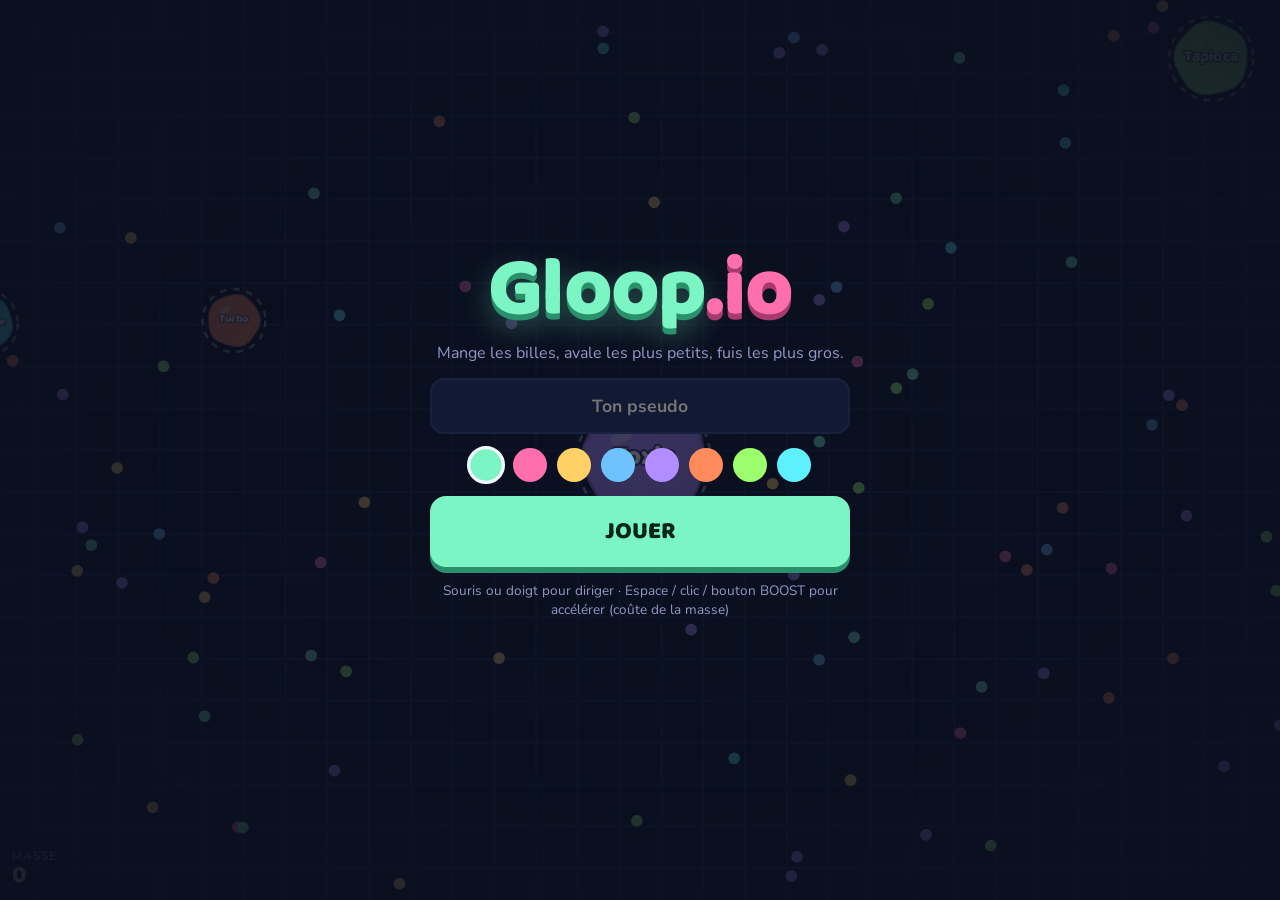
<file: io-game/index.html>
<!doctype html>
<html lang="fr">
<head>
<meta charset="utf-8">
<meta name="viewport" content="width=device-width, initial-scale=1, viewport-fit=cover, user-scalable=no">
<title>Gloop.io</title>
<meta name="description" content="Gloop.io : mange, grossis et deviens le plus gros blob de l'arène. Jeu .io gratuit dans le navigateur, sur ordinateur et mobile.">
<meta property="og:title" content="Gloop.io">
<meta property="og:description" content="Mange, grossis, domine l'arène. Jeu .io gratuit.">
<meta name="theme-color" content="#0b1020">
<link rel="preconnect" href="https://fonts.googleapis.com">
<link rel="stylesheet" href="https://fonts.googleapis.com/css2?family=Baloo+2:wght@600;800&family=Nunito:wght@400;700&display=swap">
<!--
  MONÉTISATION — choisis UNE option (voir README.md) :
  1) Google H5 Games Ads (ton propre domaine) : décommente et remplace ca-pub-XXXX
  <script async data-ad-client="ca-pub-XXXXXXXXXXXXXXXX" data-adbreak-test="on"
          src="https://pagead2.googlesyndication.com/pagead/js/adsbygoogle.js"></script>
  <script>window.adsbygoogle=window.adsbygoogle||[];var adBreak=adConfig=function(o){adsbygoogle.push(o);};adConfig({preloadAdBreaks:'on'});</script>
  2) CrazyGames : <script src="https://sdk.crazygames.com/crazygames-sdk-v3.js"></script>
  3) Poki      : <script src="https://game-cdn.poki.com/scripts/v2/poki-sdk.js"></script>
-->
<style>
/* Layout : canvas plein écran, HUD flottant dans les coins, menu centré par-dessus. */
:root {
  --night: #0b1020;      /* fond de l'arène */
  --grid: #18213d;       /* lignes de la grille */
  --ink: #f2f4ff;        /* texte */
  --muted: #8f9bc7;      /* texte secondaire */
  --goo: #7cf5c4;        /* accent principal (vert gelée) */
  --pop: #ff6fae;        /* accent secondaire */
  --panel: rgba(15, 22, 46, .82);
  --display: "Baloo 2", "Trebuchet MS", system-ui, sans-serif;
  --body: "Nunito", system-ui, -apple-system, "Segoe UI", sans-serif;
  color-scheme: dark;
}
* { box-sizing: border-box; }
[hidden] { display: none !important; }
html, body { height: 100%; margin: 0; overflow: hidden; background: var(--night); color: var(--ink); font-family: var(--body); touch-action: none; -webkit-user-select: none; user-select: none; }
canvas { display: block; width: 100%; height: 100%; }
button { font: inherit; cursor: pointer; }
button:focus-visible, input:focus-visible { outline: 3px solid var(--goo); outline-offset: 2px; }

.hud { position: fixed; pointer-events: none; font-variant-numeric: tabular-nums; }
#score { left: max(12px, env(safe-area-inset-left, 0px)); bottom: calc(12px + env(safe-area-inset-bottom, 0px)); font: 800 1.5rem/1 var(--display); text-shadow: 0 2px 8px #000a; }
#score small { display: block; font: 600 .75rem var(--body); color: var(--muted); letter-spacing: .08em; text-transform: uppercase; }
#board { right: max(12px, env(safe-area-inset-right, 0px)); top: calc(12px + env(safe-area-inset-top, 0px)); background: var(--panel); border-radius: 12px; padding: 10px 14px; min-width: 170px; font-size: .85rem; }
#board h3 { margin: 0 0 6px; font: 800 .9rem var(--display); color: var(--goo); letter-spacing: .06em; text-transform: uppercase; }
#board ol { margin: 0; padding-left: 1.4em; display: grid; gap: 2px; }
#board li.me { color: var(--goo); font-weight: 700; }
#mini { left: max(12px, env(safe-area-inset-left, 0px)); top: calc(12px + env(safe-area-inset-top, 0px)); width: 110px; height: 110px; border-radius: 10px; background: var(--panel); }
#boost { position: fixed; right: max(16px, env(safe-area-inset-right, 0px)); bottom: calc(16px + env(safe-area-inset-bottom, 0px)); width: 76px; height: 76px; border-radius: 50%; border: 0; background: var(--pop); color: #fff; font: 800 1rem var(--display); box-shadow: 0 6px 20px #ff6fae55; display: none; }
.touch #boost { display: block; }

.overlay { position: fixed; inset: 0; display: grid; place-items: center; padding: 16px max(16px, env(safe-area-inset-right, 0px)) 16px max(16px, env(safe-area-inset-left, 0px)); background: radial-gradient(ellipse at center, #0b1020bb, #0b1020ee); }
.card { width: min(420px, 100%); display: grid; gap: 14px; text-align: center; }
.logo { font: 800 clamp(3rem, 14vw, 5.2rem)/.9 var(--display); margin: 0; color: var(--goo); text-shadow: 0 6px 0 #2a8f6b, 0 12px 30px #7cf5c455; letter-spacing: -.02em; }
.logo span { color: var(--pop); text-shadow: 0 6px 0 #a83a6f; }
.tag { margin: 0; color: var(--muted); }
#nick { width: 100%; padding: 14px 16px; border-radius: 14px; border: 2px solid var(--grid); background: #121a33; color: var(--ink); font: 700 1.1rem var(--body); text-align: center; }
.colors { display: flex; justify-content: center; gap: 10px; flex-wrap: wrap; }
.colors button { width: 34px; height: 34px; border-radius: 50%; border: 3px solid transparent; }
.colors button[aria-pressed="true"] { border-color: var(--ink); transform: scale(1.12); }
.play { padding: 16px; border: 0; border-radius: 16px; background: var(--goo); color: #08251a; font: 800 1.5rem var(--display); box-shadow: 0 6px 0 #2a8f6b; transition: transform .08s; }
.play:active { transform: translateY(4px); box-shadow: 0 2px 0 #2a8f6b; }
.ghost { padding: 12px; border-radius: 14px; border: 2px solid var(--pop); background: transparent; color: var(--pop); font: 800 1.1rem var(--display); }
.help { font-size: .85rem; color: var(--muted); margin: 0; }
.stats { display: flex; justify-content: center; gap: 28px; font-variant-numeric: tabular-nums; }
.stats b { display: block; font: 800 2rem var(--display); }
.stats span { font-size: .75rem; color: var(--muted); text-transform: uppercase; letter-spacing: .08em; }
/* Emplacement bannière (menu uniquement — interdit sur CrazyGames/Poki, utile sur ton propre domaine) */
.ad-slot { min-height: 0; }
.ad-slot:not(:empty) { min-height: 90px; }
#adwait { font: 800 1.3rem var(--display); }
@media (max-width: 560px) { #board { min-width: 0; font-size: .75rem; padding: 8px 10px; } #mini { width: 80px; height: 80px; } }
@media (prefers-reduced-motion: reduce) { .play { transition: none; } }
</style>
</head>
<body>
<canvas id="c"></canvas>
<div class="hud" id="score"><small>Masse</small><span id="mass">0</span></div>
<div class="hud" id="board" hidden><h3>Classement</h3><ol id="lb"></ol></div>
<canvas class="hud" id="mini" width="110" height="110" hidden></canvas>
<button id="boost" type="button" hidden>BOOST</button>

<div class="overlay" id="menu">
  <div class="card">
    <h1 class="logo">Gloop<span>.io</span></h1>
    <p class="tag">Mange les billes, avale les plus petits, fuis les plus gros.</p>
    <input id="nick" maxlength="14" placeholder="Ton pseudo" autocomplete="off">
    <div class="colors" id="colors"></div>
    <button class="play" id="play" type="button">JOUER</button>
    <p class="help">Souris ou doigt pour diriger · Espace / clic / bouton BOOST pour accélérer (coûte de la masse)</p>
    <p class="help" id="best"></p>
    <div class="ad-slot" id="ad-menu"><!-- Bannière AdSense ici si tu héberges sur ton domaine --></div>
  </div>
</div>

<div class="overlay" id="dead" hidden>
  <div class="card">
    <h2 class="logo" style="font-size:3rem">Avalé !</h2>
    <p class="tag" id="killer"></p>
    <div class="stats">
      <div><b id="d-mass">0</b><span>Masse max</span></div>
      <div><b id="d-kills">0</b><span>Victimes</span></div>
      <div><b id="d-time">0s</b><span>Survie</span></div>
    </div>
    <button class="play" id="revive" type="button">▶ Revivre (pub)</button>
    <button class="ghost" id="again" type="button">Rejouer</button>
  </div>
</div>

<div class="overlay" id="adwait" hidden><div class="card"><p>Publicité… <span id="adcount">3</span></p><p class="help">Mode démo : aucune régie configurée.</p></div></div>

<script>
/* ========= Régie publicitaire : un seul point d'entrée pour toutes les plateformes ========= */
const Ads = (() => {
  const $ = id => document.getElementById(id);
  const hasCG = () => window.CrazyGames && window.CrazyGames.SDK;
  const hasPoki = () => typeof window.PokiSDK !== 'undefined';
  const hasH5 = () => typeof window.adBreak === 'function';
  let pokiReady = Promise.resolve();

  async function init() {
    try {
      if (hasCG()) await window.CrazyGames.SDK.init();
      else if (hasPoki()) pokiReady = PokiSDK.init().catch(() => {});
    } catch (e) { /* le jeu marche sans pub */ }
  }
  // Pub simulée pour tester en local : 3 s d'attente.
  function fake(done) {
    const box = $('adwait'); let n = 3; box.hidden = false; $('adcount').textContent = n;
    const t = setInterval(() => { n--; $('adcount').textContent = n; if (n <= 0) { clearInterval(t); box.hidden = true; done(true); } }, 1000);
  }
  function gameplayStart() { try { if (hasCG()) CrazyGames.SDK.game.gameplayStart(); else if (hasPoki()) PokiSDK.gameplayStart(); } catch (e) {} }
  function gameplayStop() { try { if (hasCG()) CrazyGames.SDK.game.gameplayStop(); else if (hasPoki()) PokiSDK.gameplayStop(); } catch (e) {} }

  // Pub entre deux parties (interstitielle). Résout quand le jeu peut reprendre.
  function midroll() {
    return new Promise(res => {
      try {
        if (hasCG()) return CrazyGames.SDK.ad.requestAd('midgame', { adFinished: res, adError: res });
        if (hasPoki()) return pokiReady.then(() => PokiSDK.commercialBreak()).then(res, res);
        if (hasH5()) return adBreak({ type: 'next', name: 'replay', adBreakDone: res });
      } catch (e) {}
      res(); // sans régie : pas d'interstitielle
    });
  }
  // Pub récompensée. Résout true si la récompense doit être donnée.
  function rewarded() {
    return new Promise(res => {
      try {
        if (hasCG()) return CrazyGames.SDK.ad.requestAd('rewarded', { adFinished: () => res(true), adError: () => res(false) });
        if (hasPoki()) return pokiReady.then(() => PokiSDK.rewardedBreak()).then(ok => res(!!ok), () => res(false));
        if (hasH5()) {
          let granted = false;
          return adBreak({ type: 'reward', name: 'revive',
            beforeReward: show => show(), adViewed: () => { granted = true; }, adDismissed: () => {},
            adBreakDone: () => res(granted) });
        }
      } catch (e) {}
      fake(res);
    });
  }
  return { init, midroll, rewarded, gameplayStart, gameplayStop };
})();

/* ================================ Jeu ================================ */
const W_SIZE = 4000, PELLETS = 1000, BOTS = 28, START_MASS = 12;
const COLORS = ['#7cf5c4', '#ff6fae', '#ffd166', '#6ec3ff', '#b28dff', '#ff8a5b', '#9cff6e', '#5ef0ff'];
const NAMES = ['Blobby', 'Gélatine', 'xXSlimeXx', 'Mochi', 'Bulle', 'NomNom', 'Jelly', 'Pudding', 'Glouton', 'Kiwi', 'Zorg', 'Pixel', 'Flan', 'Gluant', 'Boba', 'Toxic', 'Nuage', 'Mr.Goo', 'Tapioca', 'Bonbon', 'Lumi', 'Ninja', 'Choco', 'Pépite', 'Yuzu', 'Méduse', 'Turbo', 'Pastèque', 'Gummy', 'Krill'];

const cv = document.getElementById('c'), ctx = cv.getContext('2d');
const mini = document.getElementById('mini'), mctx = mini.getContext('2d');
const $ = id => document.getElementById(id);
let W = 0, H = 0, DPR = 1;
function resize() { DPR = Math.min(2, window.devicePixelRatio || 1); W = innerWidth; H = innerHeight; cv.width = W * DPR; cv.height = H * DPR; }
addEventListener('resize', resize); resize();

const store = { get(k, d) { try { const v = localStorage.getItem(k); return v === null ? d : JSON.parse(v); } catch (e) { return d; } }, set(k, v) { try { localStorage.setItem(k, JSON.stringify(v)); } catch (e) {} } };

const rand = (a, b) => a + Math.random() * (b - a);
const radius = m => 4 + Math.sqrt(m) * 5.2;
const speedOf = m => 330 * Math.pow(m, -0.22);

let pellets = [], cells = [], me = null, running = false, cam = { x: W_SIZE / 2, y: W_SIZE / 2, z: 1 };
let pointer = { x: 0, y: 0 }, boosting = false, games = 0, stats = null;
let myColor = store.get('gloop.color', COLORS[0]);

function newPellet() { return { x: rand(0, W_SIZE), y: rand(0, W_SIZE), c: COLORS[(Math.random() * COLORS.length) | 0], m: 1 }; }
function newCell(name, color, mass, isBot) {
  return { name, color, mass, x: rand(200, W_SIZE - 200), y: rand(200, W_SIZE - 200), vx: 0, vy: 0, bot: isBot, alive: true, tx: 0, ty: 0, think: 0, shield: 0, wob: Math.random() * 6 };
}
function spawnBot(list = cells) {
  const used = new Set(list.map(c => c.name));
  const name = NAMES.find(n => !used.has(n)) || 'Blob' + ((Math.random() * 999) | 0);
  const c = newCell(name, COLORS[(Math.random() * COLORS.length) | 0], rand(8, 60) * (Math.random() < .15 ? 4 : 1), true);
  c.tx = c.x; c.ty = c.y; c.shield = 1.5; return c;
}

function startGame(reviveMass) {
  if (!reviveMass) {
    pellets = Array.from({ length: PELLETS }, newPellet);
    cells = []; for (let i = 0; i < BOTS; i++) cells.push(spawnBot());
    stats = { maxMass: START_MASS, kills: 0, t0: performance.now() };
  }
  const nick = ($('nick').value.trim() || 'Toi').slice(0, 14);
  store.set('gloop.nick', nick);
  me = newCell(nick, myColor, reviveMass || START_MASS, false);
  // Apparition à l'écart des gros blobs pour ne pas mourir dès l'arrivée.
  for (let i = 0; i < 30; i++) {
    if (!cells.some(c => c.mass > me.mass && Math.hypot(c.x - me.x, c.y - me.y) < 700)) break;
    me.x = rand(200, W_SIZE - 200); me.y = rand(200, W_SIZE - 200);
  }
  me.shield = 3;
  pointer.x = W / 2; pointer.y = H / 2;
  cells.push(me);
  cam.x = me.x; cam.y = me.y;
  $('menu').hidden = true; $('dead').hidden = true;
  $('board').hidden = false; mini.hidden = false; $('boost').hidden = false;
  running = true; Ads.gameplayStart();
}

function die(killer) {
  running = false; me.alive = false; Ads.gameplayStop();
  const secs = Math.round((performance.now() - stats.t0) / 1000);
  const best = store.get('gloop.best', 0);
  if (stats.maxMass > best) store.set('gloop.best', Math.floor(stats.maxMass));
  $('killer').textContent = killer ? `Mangé par ${killer.name}` : '';
  $('d-mass').textContent = Math.floor(stats.maxMass);
  $('d-kills').textContent = stats.kills;
  $('d-time').textContent = secs + 's';
  $('revive').hidden = stats.revived === true; // une seule résurrection par partie
  $('dead').hidden = false; $('board').hidden = true; mini.hidden = true; $('boost').hidden = true;
}

/* ---------- Entrées ---------- */
const isTouch = matchMedia('(pointer: coarse)').matches;
if (isTouch) document.body.classList.add('touch');
cv.addEventListener('pointermove', e => { pointer.x = e.clientX; pointer.y = e.clientY; });
cv.addEventListener('pointerdown', e => { pointer.x = e.clientX; pointer.y = e.clientY; if (!isTouch) boosting = true; });
addEventListener('pointerup', () => { if (!isTouch) boosting = false; });
addEventListener('keydown', e => { if (e.code === 'Space' && running) { boosting = true; e.preventDefault(); } if (e.code === 'Enter' && !$('menu').hidden) $('play').click(); });
addEventListener('keyup', e => { if (e.code === 'Space') boosting = false; });
const bb = $('boost');
bb.addEventListener('pointerdown', e => { boosting = true; e.stopPropagation(); });
bb.addEventListener('pointerup', () => boosting = false);
bb.addEventListener('pointerleave', () => boosting = false);

/* ---------- IA des bots ---------- */
function botThink(b) {
  const r = radius(b.mass), sight = 350 + r * 3;
  let threat = null, td = Infinity, prey = null, pd = Infinity;
  for (const o of cells) {
    if (o === b || !o.alive) continue;
    const d = Math.hypot(o.x - b.x, o.y - b.y);
    if (d > sight) continue;
    if (o.mass > b.mass * 1.25 && d < td) { threat = o; td = d; }
    else if (b.mass > o.mass * 1.25 && o.shield <= 0 && d < pd) { prey = o; pd = d; }
  }
  if (threat && td < sight * 0.7) { b.tx = b.x - (threat.x - b.x) * 3; b.ty = b.y - (threat.y - b.y) * 3; b.boost = td < radius(threat.mass) + r + 80 && b.mass > 25; return; }
  b.boost = false;
  if (prey) { b.tx = prey.x; b.ty = prey.y; b.boost = pd < 220 && b.mass > 40 && Math.random() < .4; return; }
  let best = null, bd = Infinity;
  for (const p of pellets) { const d = (p.x - b.x) ** 2 + (p.y - b.y) ** 2; if (d < bd) { bd = d; best = p; } }
  if (best) { b.tx = best.x + rand(-40, 40); b.ty = best.y + rand(-40, 40); }
}

/* ---------- Simulation ---------- */
function update(dt) {
  if (running) {
    const wx = cam.x + (pointer.x - W / 2) / cam.z, wy = cam.y + (pointer.y - H / 2) / cam.z;
    me.tx = wx; me.ty = wy; me.boost = boosting;
  }
  for (const c of cells) {
    if (!c.alive) continue;
    if (c.bot && (c.think -= dt) <= 0) { botThink(c); c.think = rand(.15, .35); }
    const dx = c.tx - c.x, dy = c.ty - c.y, d = Math.hypot(dx, dy);
    let sp = speedOf(c.mass);
    if (c.boost && c.mass > 15) { sp *= 1.8; c.mass -= c.mass * 0.35 * dt; if (Math.random() < dt * 12) pellets.push({ x: c.x - dx / d * radius(c.mass), y: c.y - dy / d * radius(c.mass), c: c.color, m: 1 }); }
    const k = Math.min(1, d / (radius(c.mass) + 40));
    const tvx = d > 1 ? dx / d * sp * k : 0, tvy = d > 1 ? dy / d * sp * k : 0;
    c.vx += (tvx - c.vx) * Math.min(1, dt * 8); c.vy += (tvy - c.vy) * Math.min(1, dt * 8);
    c.x = Math.max(0, Math.min(W_SIZE, c.x + c.vx * dt)); c.y = Math.max(0, Math.min(W_SIZE, c.y + c.vy * dt));
    if (c.mass > 120) c.mass -= c.mass * 0.004 * dt; // légère perte pour éviter un gros invincible
    if (c.shield > 0) c.shield -= dt;
    c.wob += dt * 3;
  }
  // Billes
  for (const c of cells) {
    if (!c.alive) continue;
    const r = radius(c.mass), r2 = r * r;
    for (let i = pellets.length - 1; i >= 0; i--) {
      const p = pellets[i], dx = p.x - c.x, dy = p.y - c.y;
      if (dx * dx + dy * dy < r2) { c.mass += p.m; pellets[i] = pellets[pellets.length - 1]; pellets.pop(); }
    }
  }
  while (pellets.length < PELLETS) pellets.push(newPellet());
  // Cellules entre elles
  for (const a of cells) {
    if (!a.alive) continue;
    const ra = radius(a.mass);
    for (const b of cells) {
      if (a === b || !b.alive || b.shield > 0 || a.mass < b.mass * 1.2) continue;
      if (Math.hypot(a.x - b.x, a.y - b.y) < ra - radius(b.mass) * 0.35) {
        a.mass += b.mass * 0.9; b.alive = false;
        if (a === me) stats.kills++;
        if (b === me) die(a);
      }
    }
  }
  cells = cells.filter(c => c.alive || c === me && running);
  while (cells.filter(c => c.bot).length < BOTS) cells.push(spawnBot());
  if (running && me.mass > stats.maxMass) stats.maxMass = me.mass;

  // Caméra
  const focus = running ? me : (cells.slice().sort((a, b) => b.mass - a.mass)[0] || cam);
  const fr = focus.mass ? radius(focus.mass) : 30;
  const base = Math.max(W, H) / 1500;
  const tz = base * Math.max(0.35, Math.min(1.3, 1.25 - fr / 260));
  cam.x += (focus.x - cam.x) * Math.min(1, dt * 6); cam.y += (focus.y - cam.y) * Math.min(1, dt * 6);
  cam.z += (tz - cam.z) * Math.min(1, dt * 2);
}

/* ---------- Rendu ---------- */
function drawCell(c) {
  const r = radius(c.mass);
  ctx.save(); ctx.translate(c.x, c.y);
  ctx.beginPath();
  const n = 28;
  for (let i = 0; i <= n; i++) {
    const a = i / n * Math.PI * 2, rr = r * (1 + 0.03 * Math.sin(a * 5 + c.wob));
    i ? ctx.lineTo(Math.cos(a) * rr, Math.sin(a) * rr) : ctx.moveTo(rr, 0);
  }
  ctx.fillStyle = c.color; ctx.fill();
  ctx.lineWidth = Math.max(3, r * 0.08); ctx.strokeStyle = 'rgba(0,0,0,.25)'; ctx.stroke();
  // reflet
  ctx.beginPath(); ctx.ellipse(-r * .35, -r * .4, r * .22, r * .12, -0.6, 0, Math.PI * 2); ctx.fillStyle = 'rgba(255,255,255,.35)'; ctx.fill();
  if (c.shield > 0) { ctx.beginPath(); ctx.arc(0, 0, r + 6, 0, Math.PI * 2); ctx.strokeStyle = 'rgba(255,255,255,.5)'; ctx.setLineDash([8, 8]); ctx.lineWidth = 3; ctx.stroke(); ctx.setLineDash([]); }
  const fs = Math.max(12, r * 0.42);
  ctx.font = `800 ${fs}px "Baloo 2", sans-serif`; ctx.textAlign = 'center'; ctx.textBaseline = 'middle';
  ctx.lineWidth = fs / 6; ctx.strokeStyle = 'rgba(0,0,0,.55)'; ctx.strokeText(c.name, 0, 0);
  ctx.fillStyle = '#fff'; ctx.fillText(c.name, 0, 0);
  ctx.restore();
}

function render() {
  ctx.setTransform(DPR, 0, 0, DPR, 0, 0);
  ctx.fillStyle = '#0b1020'; ctx.fillRect(0, 0, W, H);
  ctx.translate(W / 2, H / 2); ctx.scale(cam.z, cam.z); ctx.translate(-cam.x, -cam.y);
  // grille
  const vx0 = cam.x - W / 2 / cam.z, vy0 = cam.y - H / 2 / cam.z, vx1 = cam.x + W / 2 / cam.z, vy1 = cam.y + H / 2 / cam.z;
  ctx.strokeStyle = '#18213d'; ctx.lineWidth = 2 / cam.z; ctx.beginPath();
  for (let x = Math.max(0, Math.floor(vx0 / 50) * 50); x <= Math.min(W_SIZE, vx1); x += 50) { ctx.moveTo(x, Math.max(0, vy0)); ctx.lineTo(x, Math.min(W_SIZE, vy1)); }
  for (let y = Math.max(0, Math.floor(vy0 / 50) * 50); y <= Math.min(W_SIZE, vy1); y += 50) { ctx.moveTo(Math.max(0, vx0), y); ctx.lineTo(Math.min(W_SIZE, vx1), y); }
  ctx.stroke();
  ctx.strokeStyle = '#ff6fae'; ctx.lineWidth = 8; ctx.strokeRect(0, 0, W_SIZE, W_SIZE);
  // billes
  for (const p of pellets) {
    if (p.x < vx0 - 10 || p.x > vx1 + 10 || p.y < vy0 - 10 || p.y > vy1 + 10) continue;
    ctx.beginPath(); ctx.arc(p.x, p.y, 7, 0, Math.PI * 2); ctx.fillStyle = p.c; ctx.fill();
  }
  // cellules (les petites dessus des grosses = lisible)
  const vis = cells.filter(c => c.alive).sort((a, b) => a.mass - b.mass);
  for (const c of vis) { const r = radius(c.mass); if (c.x + r < vx0 || c.x - r > vx1 || c.y + r < vy0 || c.y - r > vy1) continue; drawCell(c); }

  if (!running) return;
  $('mass').textContent = Math.floor(me.mass);
  // classement
  const top = cells.filter(c => c.alive).sort((a, b) => b.mass - a.mass);
  const rank = top.indexOf(me) + 1;
  let html = top.slice(0, 8).map(c => `<li class="${c === me ? 'me' : ''}">${esc(c.name)}</li>`).join('');
  if (rank > 8) html += `<li class="me" value="${rank}">${esc(me.name)}</li>`;
  $('lb').innerHTML = html;
  // minimap
  const s = mini.width / W_SIZE;
  mctx.clearRect(0, 0, mini.width, mini.height);
  mctx.fillStyle = 'rgba(255,255,255,.12)'; mctx.fillRect(0, 0, mini.width, mini.height);
  for (const c of top.slice(0, 5)) if (c !== me) { mctx.fillStyle = c.color + '99'; mctx.beginPath(); mctx.arc(c.x * s, c.y * s, 2 + radius(c.mass) * s, 0, 7); mctx.fill(); }
  mctx.fillStyle = '#fff'; mctx.beginPath(); mctx.arc(me.x * s, me.y * s, 3.5, 0, 7); mctx.fill();
}
function esc(s) { return s.replace(/[&<>"']/g, ch => ({ '&': '&amp;', '<': '&lt;', '>': '&gt;', '"': '&quot;', "'": '&#39;' })[ch]); }

let last = performance.now();
function loop(t) {
  const dt = Math.min(0.05, (t - last) / 1000); last = t;
  update(dt); render();
  requestAnimationFrame(loop);
}

/* ---------- Menu ---------- */
$('nick').value = store.get('gloop.nick', '');
const best = store.get('gloop.best', 0);
if (best) $('best').textContent = `Ton record : ${best}`;
COLORS.forEach(col => {
  const b = document.createElement('button');
  b.type = 'button'; b.style.background = col; b.setAttribute('aria-label', 'Couleur ' + col);
  b.setAttribute('aria-pressed', col === myColor);
  b.onclick = () => { myColor = col; store.set('gloop.color', col); document.querySelectorAll('#colors button').forEach(x => x.setAttribute('aria-pressed', x === b)); };
  $('colors').appendChild(b);
});
$('play').onclick = () => { games++; startGame(); };
$('again').onclick = async () => {
  games++;
  if (games % 2 === 1) await Ads.midroll(); // une interstitielle toutes les 2 parties
  startGame();
};
$('revive').onclick = async () => {
  const ok = await Ads.rewarded();
  if (!ok) return;
  stats.revived = true;
  cells = cells.filter(c => c !== me);
  startGame(Math.max(START_MASS, Math.floor(stats.maxMass * 0.5)));
};

// Démo en arrière-plan derrière le menu : les bots jouent déjà.
pellets = Array.from({ length: PELLETS }, newPellet);
cells = []; for (let i = 0; i < BOTS; i++) cells.push(spawnBot());
Ads.init();
requestAnimationFrame(loop);
</script>
</body>
</html>
</file>
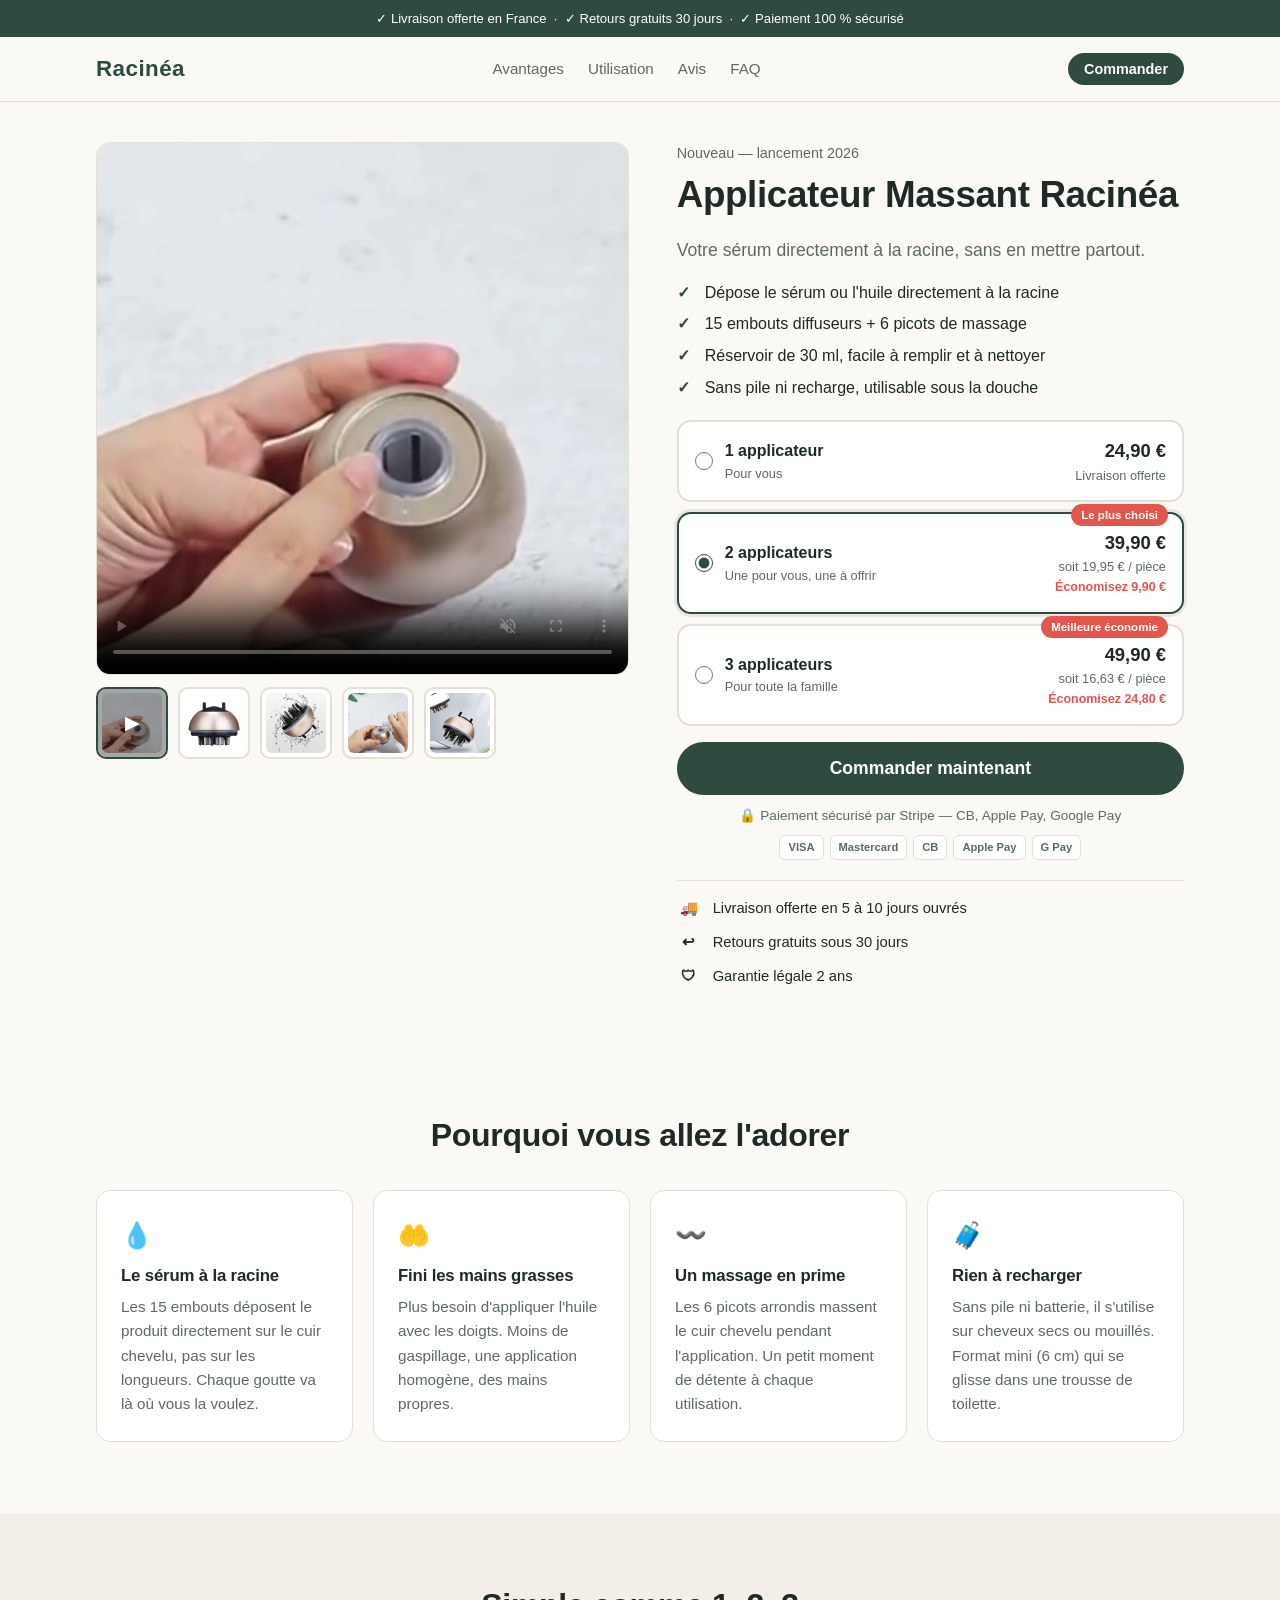
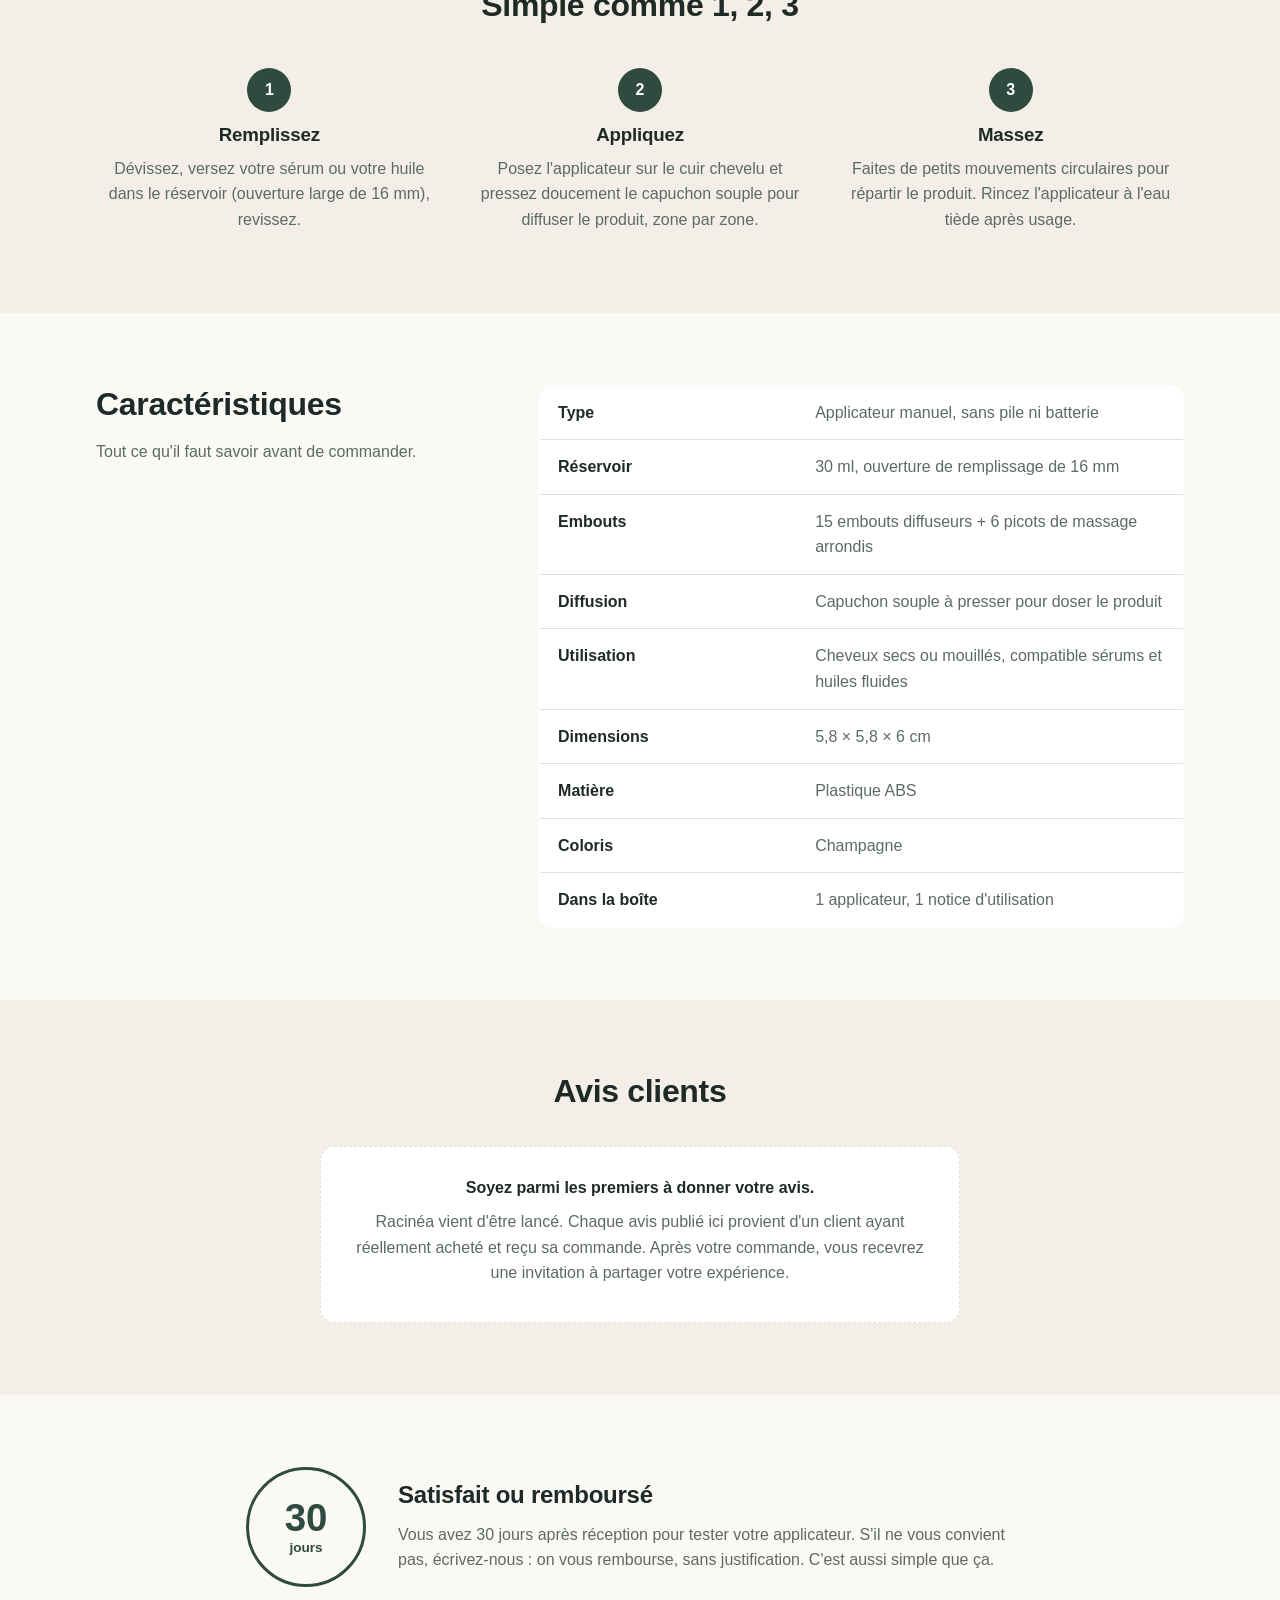
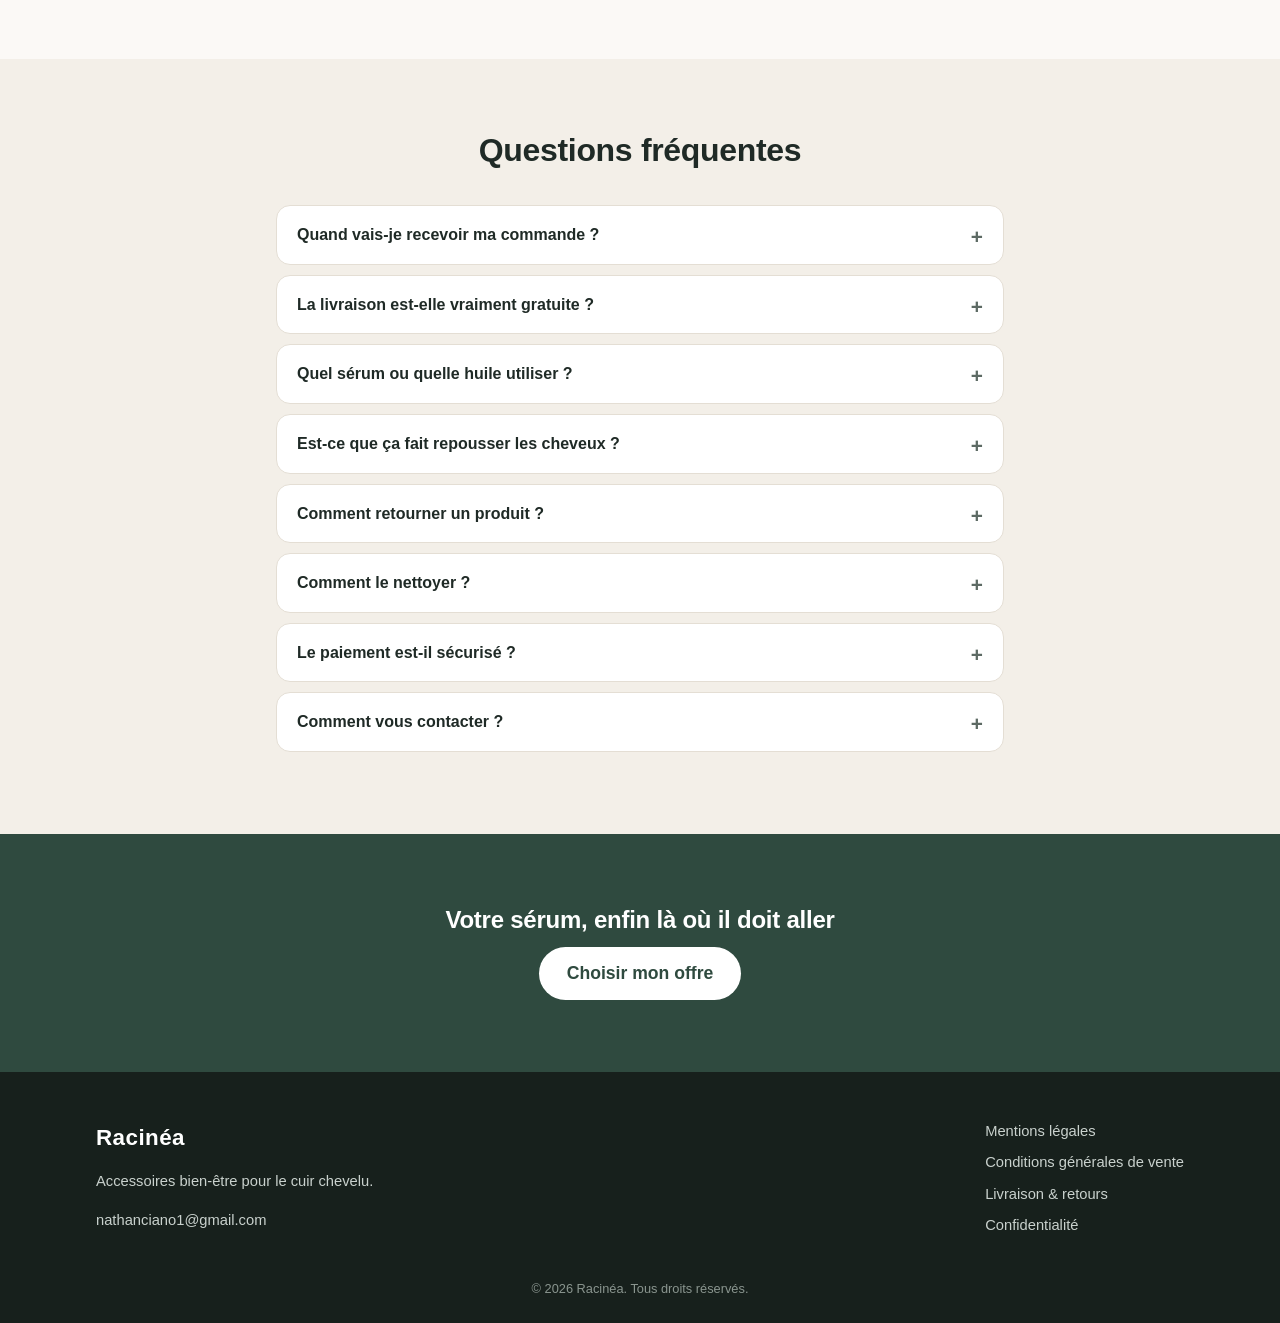
<file: dropshipping-site/site/index.html>
<!doctype html>
<html lang="fr">
<head>
  <meta charset="utf-8">
  <meta name="viewport" content="width=device-width, initial-scale=1">
  <title>Racinéa — Applicateur de sérum massant pour cuir chevelu</title>
  <meta name="description" content="L'applicateur massant Racinéa dépose votre sérum ou votre huile directement à la racine, sans gaspillage. Livraison offerte, retours 30 jours, paiement sécurisé.">
  <meta property="og:title" content="Racinéa — Le sérum à la racine, sans en mettre partout">
  <meta property="og:description" content="L'applicateur massant qui dépose votre sérum à la racine. Livraison offerte.">
  <meta property="og:image" content="assets/photo-1.jpg">
  <link rel="icon" href="assets/favicon.svg" type="image/svg+xml">
  <link rel="stylesheet" href="styles.css">
</head>
<body>
  <div class="announce">✓ Livraison offerte en France &nbsp;·&nbsp; ✓ Retours gratuits 30 jours &nbsp;·&nbsp; ✓ Paiement 100 % sécurisé</div>

  <header class="header">
    <div class="container header__inner">
      <a href="#" class="logo">Racinéa</a>
      <nav class="nav">
        <a href="#avantages">Avantages</a>
        <a href="#utilisation">Utilisation</a>
        <a href="#avis">Avis</a>
        <a href="#faq">FAQ</a>
      </nav>
      <a href="#acheter" class="btn btn--small">Commander</a>
    </div>
  </header>

  <main>
    <!-- HERO / FICHE PRODUIT -->
    <section class="hero" id="acheter">
      <div class="container hero__grid">
        <div class="gallery">
          <!-- Photos et vidéo : se règlent dans config.js (photos, video) -->
          <div class="gallery__main" id="galleryMain"></div>
          <div class="gallery__thumbs" id="thumbs"></div>
        </div>

        <div class="buybox">
          <div class="rating-line" id="ratingLine"></div>
          <h1 data-store="productName">Applicateur Massant Racinéa</h1>
          <p class="lead" data-store="tagline"></p>

          <ul class="checks">
            <li>Dépose le sérum ou l'huile directement à la racine</li>
            <li>15 embouts diffuseurs + 6 picots de massage</li>
            <li>Réservoir de 30 ml, facile à remplir et à nettoyer</li>
            <li>Sans pile ni recharge, utilisable sous la douche</li>
          </ul>

          <form id="offerForm" class="offers" aria-label="Choisissez votre offre"></form>

          <button id="buyBtn" class="btn btn--block btn--big">Commander maintenant</button>
          <p class="buy-msg" id="buyMsg" role="status" hidden>Boutique en cours d'ouverture : le paiement sera disponible très bientôt.</p>
          <p class="secure">🔒 Paiement sécurisé par Stripe — CB, Apple Pay, Google Pay</p>

          <div class="payments" aria-hidden="true">
            <span>VISA</span><span>Mastercard</span><span>CB</span><span>Apple Pay</span><span>G Pay</span>
          </div>

          <div class="trust">
            <div><strong>🚚</strong><span data-store="delivery"></span></div>
            <div><strong>↩︎</strong><span>Retours gratuits sous 30 jours</span></div>
            <div><strong>🛡</strong><span>Garantie légale 2 ans</span></div>
          </div>
        </div>
      </div>
    </section>

    <!-- AVANTAGES -->
    <section class="section" id="avantages">
      <div class="container">
        <h2 class="section__title">Pourquoi vous allez l'adorer</h2>
        <div class="cards">
          <article class="card">
            <div class="card__icon">💧</div>
            <h3>Le sérum à la racine</h3>
            <p>Les 15 embouts déposent le produit directement sur le cuir chevelu, pas sur les longueurs. Chaque goutte va là où vous la voulez.</p>
          </article>
          <article class="card">
            <div class="card__icon">🤲</div>
            <h3>Fini les mains grasses</h3>
            <p>Plus besoin d'appliquer l'huile avec les doigts. Moins de gaspillage, une application homogène, des mains propres.</p>
          </article>
          <article class="card">
            <div class="card__icon">〰️</div>
            <h3>Un massage en prime</h3>
            <p>Les 6 picots arrondis massent le cuir chevelu pendant l'application. Un petit moment de détente à chaque utilisation.</p>
          </article>
          <article class="card">
            <div class="card__icon">🧳</div>
            <h3>Rien à recharger</h3>
            <p>Sans pile ni batterie, il s'utilise sur cheveux secs ou mouillés. Format mini (6 cm) qui se glisse dans une trousse de toilette.</p>
          </article>
        </div>
      </div>
    </section>

    <!-- UTILISATION -->
    <section class="section section--alt" id="utilisation">
      <div class="container">
        <h2 class="section__title">Simple comme 1, 2, 3</h2>
        <ol class="steps">
          <li><span>1</span><h3>Remplissez</h3><p>Dévissez, versez votre sérum ou votre huile dans le réservoir (ouverture large de 16 mm), revissez.</p></li>
          <li><span>2</span><h3>Appliquez</h3><p>Posez l'applicateur sur le cuir chevelu et pressez doucement le capuchon souple pour diffuser le produit, zone par zone.</p></li>
          <li><span>3</span><h3>Massez</h3><p>Faites de petits mouvements circulaires pour répartir le produit. Rincez l'applicateur à l'eau tiède après usage.</p></li>
        </ol>
      </div>
    </section>

    <!-- CARACTÉRISTIQUES -->
    <section class="section">
      <div class="container specs">
        <div>
          <h2 class="section__title section__title--left">Caractéristiques</h2>
          <p class="muted">Tout ce qu'il faut savoir avant de commander.</p>
        </div>
        <table>
          <tr><th>Type</th><td>Applicateur manuel, sans pile ni batterie</td></tr>
          <tr><th>Réservoir</th><td>30 ml, ouverture de remplissage de 16 mm</td></tr>
          <tr><th>Embouts</th><td>15 embouts diffuseurs + 6 picots de massage arrondis</td></tr>
          <tr><th>Diffusion</th><td>Capuchon souple à presser pour doser le produit</td></tr>
          <tr><th>Utilisation</th><td>Cheveux secs ou mouillés, compatible sérums et huiles fluides</td></tr>
          <tr><th>Dimensions</th><td>5,8 × 5,8 × 6 cm</td></tr>
          <tr><th>Matière</th><td>Plastique ABS</td></tr>
          <tr><th>Coloris</th><td>Champagne</td></tr>
          <tr><th>Dans la boîte</th><td>1 applicateur, 1 notice d'utilisation</td></tr>
        </table>
      </div>
    </section>

    <!-- AVIS -->
    <section class="section section--alt" id="avis">
      <div class="container">
        <h2 class="section__title">Avis clients</h2>
        <div id="reviews"></div>
      </div>
    </section>

    <!-- GARANTIE -->
    <section class="section">
      <div class="container guarantee">
        <div class="guarantee__seal">30<small>jours</small></div>
        <div>
          <h2>Satisfait ou remboursé</h2>
          <p>Vous avez 30 jours après réception pour tester votre applicateur. S'il ne vous convient pas, écrivez-nous : on vous rembourse, sans justification. C'est aussi simple que ça.</p>
        </div>
      </div>
    </section>

    <!-- FAQ -->
    <section class="section section--alt" id="faq">
      <div class="container container--narrow">
        <h2 class="section__title">Questions fréquentes</h2>
        <details><summary>Quand vais-je recevoir ma commande ?</summary><p>Votre commande est préparée sous 24 à 48 h. <span data-store="delivery"></span>. Vous recevez un numéro de suivi par e-mail dès l'expédition.</p></details>
        <details><summary>La livraison est-elle vraiment gratuite ?</summary><p>Oui, la livraison est offerte pour toute commande en France métropolitaine, sans minimum d'achat.</p></details>
        <details><summary>Quel sérum ou quelle huile utiliser ?</summary><p>Tous les sérums et huiles capillaires fluides conviennent (ricin dilué, romarin, argan, sérums du commerce…). Les produits très épais peuvent être dilués.</p></details>
        <details><summary>Est-ce que ça fait repousser les cheveux ?</summary><p>Non, nous ne faisons pas cette promesse. L'applicateur Racinéa est un accessoire qui facilite l'application de vos soins et masse le cuir chevelu. Pour une chute de cheveux, consultez un dermatologue.</p></details>
        <details><summary>Comment retourner un produit ?</summary><p>Écrivez-nous à <a data-store-email href="#"></a> dans les 30 jours suivant la réception. Nous vous indiquons la marche à suivre et vous remboursons dès réception du retour.</p></details>
        <details><summary>Comment le nettoyer ?</summary><p>Videz le réservoir, rincez à l'eau tiède avec une goutte de savon doux, laissez sécher à l'air libre. La large ouverture rend le nettoyage très simple.</p></details>
        <details><summary>Le paiement est-il sécurisé ?</summary><p>Oui. Le paiement est géré par Stripe, utilisé par des millions d'entreprises. Nous n'avons jamais accès à vos données bancaires.</p></details>
        <details><summary>Comment vous contacter ?</summary><p>Par e-mail à <a data-store-email href="#"></a>. Nous répondons sous 24 h ouvrées.</p></details>
      </div>
    </section>

    <!-- CTA FINAL -->
    <section class="section final-cta">
      <div class="container">
        <h2>Votre sérum, enfin là où il doit aller</h2>
        <a href="#acheter" class="btn btn--big">Choisir mon offre</a>
      </div>
    </section>
  </main>

  <footer class="footer">
    <div class="container footer__grid">
      <div>
        <div class="logo logo--light">Racinéa</div>
        <p>Accessoires bien-être pour le cuir chevelu.</p>
        <p><a data-store-email href="#"></a></p>
      </div>
      <nav>
        <a href="mentions-legales.html">Mentions légales</a>
        <a href="cgv.html">Conditions générales de vente</a>
        <a href="retours.html">Livraison &amp; retours</a>
        <a href="confidentialite.html">Confidentialité</a>
      </nav>
    </div>
    <p class="footer__copy">© <span id="year"></span> Racinéa. Tous droits réservés.</p>
  </footer>

  <!-- Barre d'achat collante (mobile) -->
  <div class="sticky-buy" id="stickyBuy">
    <div><strong id="stickyPrice"></strong><small>Livraison offerte</small></div>
    <button class="btn" id="stickyBtn">Commander</button>
  </div>

  <script src="config.js"></script>
  <script src="app.js"></script>
</body>
</html>
</file>
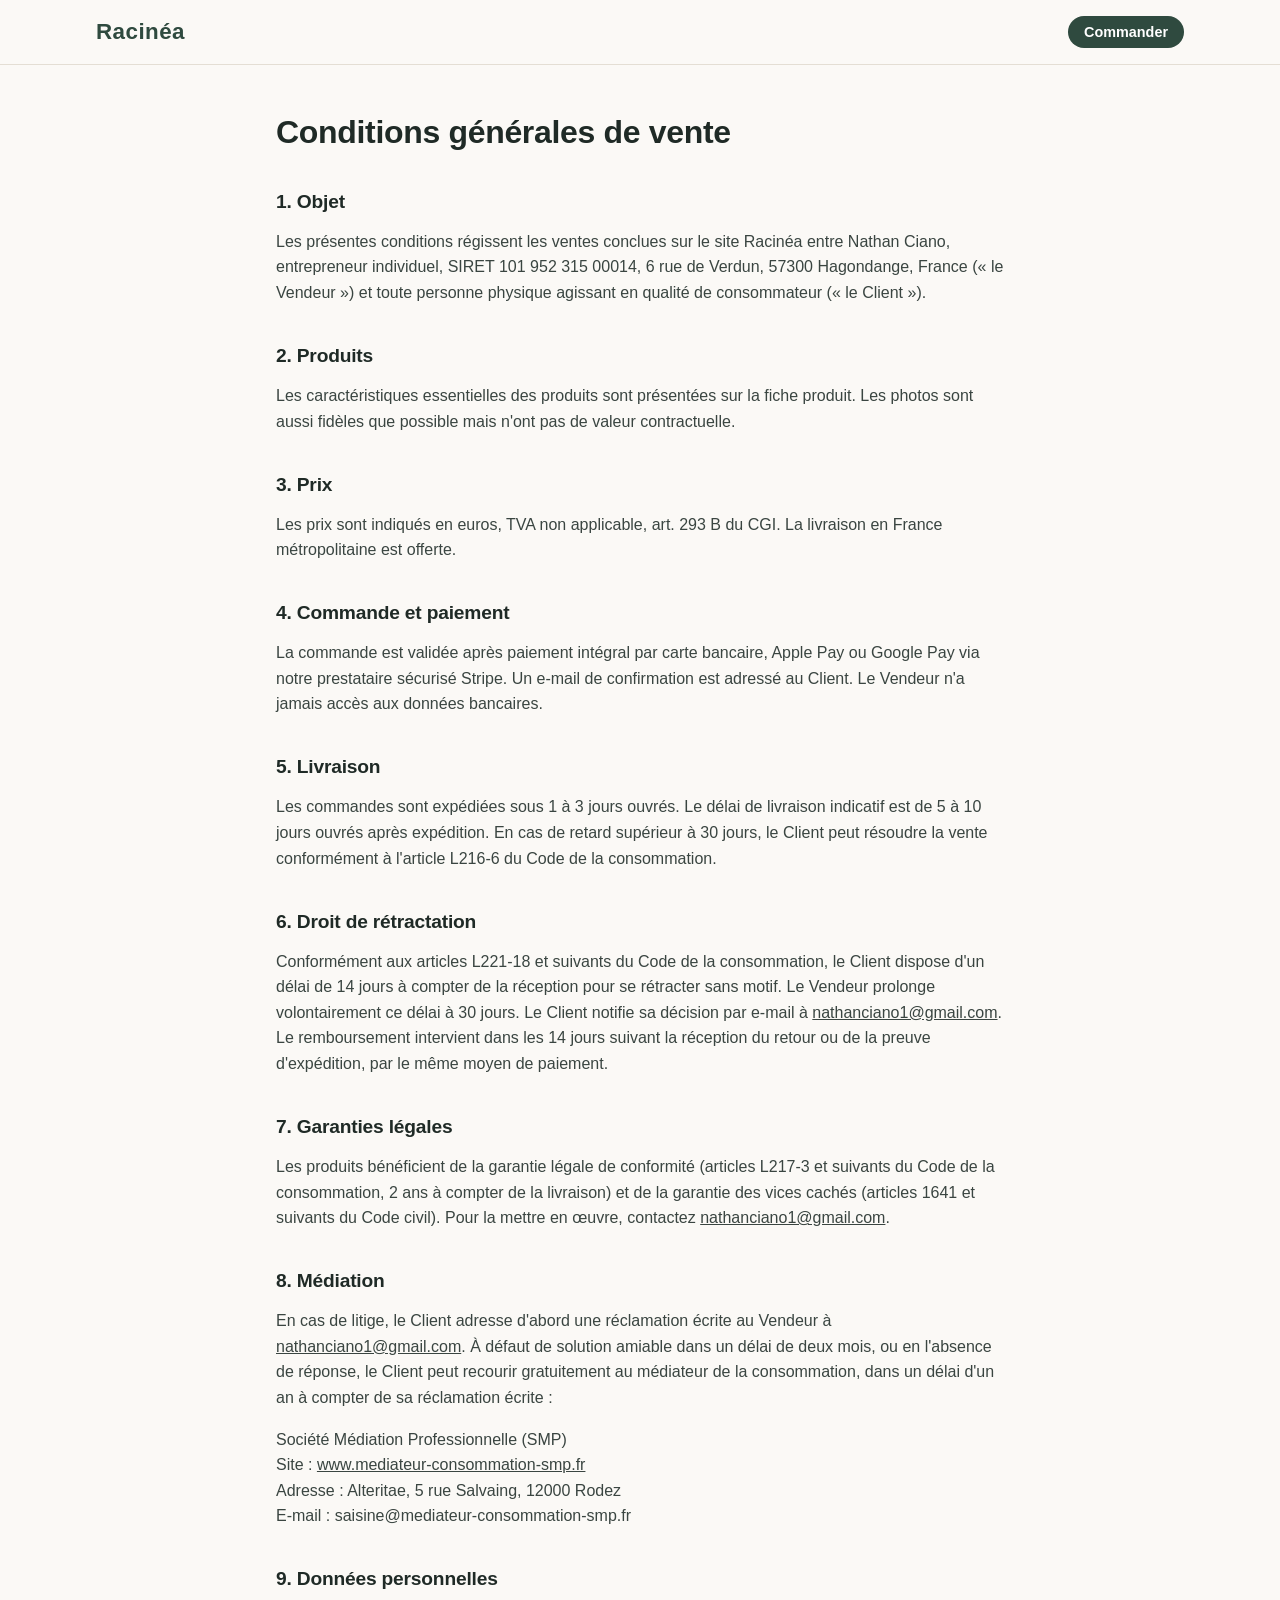
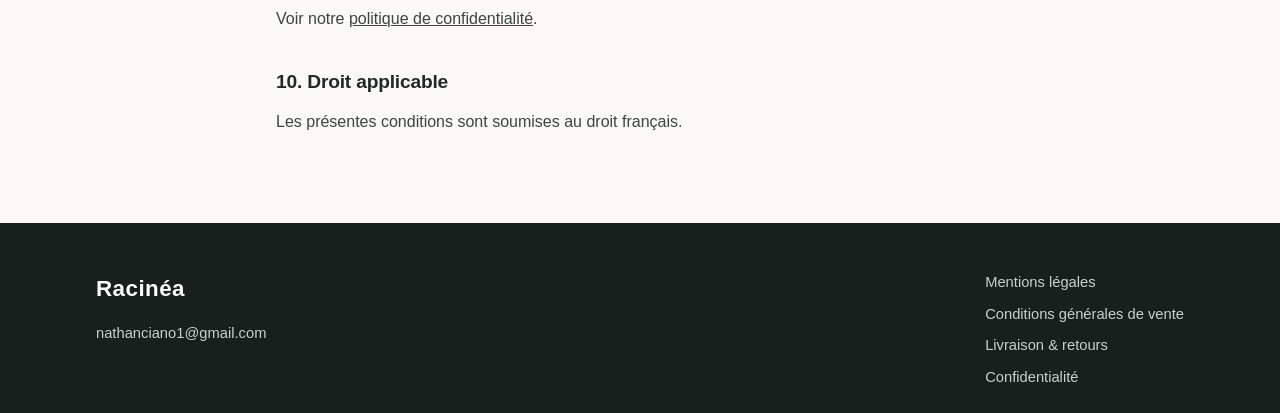
<file: dropshipping-site/site/cgv.html>
<!doctype html>
<html lang="fr">
<head>
  <meta charset="utf-8">
  <meta name="viewport" content="width=device-width, initial-scale=1">
  <title>Conditions générales de vente — Racinéa</title>
  <meta name="robots" content="index,follow">
  <link rel="icon" href="assets/favicon.svg" type="image/svg+xml">
  <link rel="stylesheet" href="styles.css">
</head>
<body>
  <header class="header">
    <div class="container header__inner">
      <a href="index.html" class="logo">Racinéa</a>
      <a href="index.html#acheter" class="btn btn--small">Commander</a>
    </div>
  </header>
  <main class="legal">
    <div class="container container--narrow">
<h1>Conditions générales de vente</h1>
<h2>1. Objet</h2>
<p>Les présentes conditions régissent les ventes conclues sur le site Racinéa entre Nathan Ciano, entrepreneur individuel, SIRET 101 952 315 00014, 6 rue de Verdun, 57300 Hagondange, France (« le Vendeur ») et toute personne physique agissant en qualité de consommateur (« le Client »).</p>
<h2>2. Produits</h2>
<p>Les caractéristiques essentielles des produits sont présentées sur la fiche produit. Les photos sont aussi fidèles que possible mais n'ont pas de valeur contractuelle.</p>
<h2>3. Prix</h2>
<p>Les prix sont indiqués en euros, TVA non applicable, art. 293 B du CGI. La livraison en France métropolitaine est offerte.</p>
<h2>4. Commande et paiement</h2>
<p>La commande est validée après paiement intégral par carte bancaire, Apple Pay ou Google Pay via notre prestataire sécurisé Stripe. Un e-mail de confirmation est adressé au Client. Le Vendeur n'a jamais accès aux données bancaires.</p>
<h2>5. Livraison</h2>
<p>Les commandes sont expédiées sous 1 à 3 jours ouvrés. Le délai de livraison indicatif est de 5 à 10 jours ouvrés après expédition. En cas de retard supérieur à 30 jours, le Client peut résoudre la vente conformément à l'article L216-6 du Code de la consommation.</p>
<h2>6. Droit de rétractation</h2>
<p>Conformément aux articles L221-18 et suivants du Code de la consommation, le Client dispose d'un délai de 14 jours à compter de la réception pour se rétracter sans motif. Le Vendeur prolonge volontairement ce délai à 30 jours. Le Client notifie sa décision par e-mail à <a data-store-email href="#"></a>. Le remboursement intervient dans les 14 jours suivant la réception du retour ou de la preuve d'expédition, par le même moyen de paiement.</p>
<h2>7. Garanties légales</h2>
<p>Les produits bénéficient de la garantie légale de conformité (articles L217-3 et suivants du Code de la consommation, 2 ans à compter de la livraison) et de la garantie des vices cachés (articles 1641 et suivants du Code civil). Pour la mettre en œuvre, contactez <a data-store-email href="#"></a>.</p>
<h2>8. Médiation</h2>
<p>En cas de litige, le Client adresse d'abord une réclamation écrite au Vendeur à <a data-store-email href="#"></a>. À défaut de solution amiable dans un délai de deux mois, ou en l'absence de réponse, le Client peut recourir gratuitement au médiateur de la consommation, dans un délai d'un an à compter de sa réclamation écrite :</p>
<p>Société Médiation Professionnelle (SMP)<br>
Site : <a href="https://www.mediateur-consommation-smp.fr" target="_blank" rel="noopener">www.mediateur-consommation-smp.fr</a><br>
Adresse : Alteritae, 5 rue Salvaing, 12000 Rodez<br>
E-mail : saisine@mediateur-consommation-smp.fr</p>
<h2>9. Données personnelles</h2>
<p>Voir notre <a href="confidentialite.html">politique de confidentialité</a>.</p>
<h2>10. Droit applicable</h2>
<p>Les présentes conditions sont soumises au droit français.</p>
    </div>
  </main>
  <footer class="footer">
    <div class="container footer__grid">
      <div><div class="logo logo--light">Racinéa</div><p><a data-store-email href="#"></a></p></div>
      <nav>
        <a href="mentions-legales.html">Mentions légales</a>
        <a href="cgv.html">Conditions générales de vente</a>
        <a href="retours.html">Livraison &amp; retours</a>
        <a href="confidentialite.html">Confidentialité</a>
      </nav>
    </div>
  </footer>
  <script src="config.js"></script>
  <script>
    document.querySelectorAll("[data-store-email]").forEach(function (el) {
      el.textContent = STORE.email; el.href = "mailto:" + STORE.email;
    });
  </script>
</body>
</html>
</file>
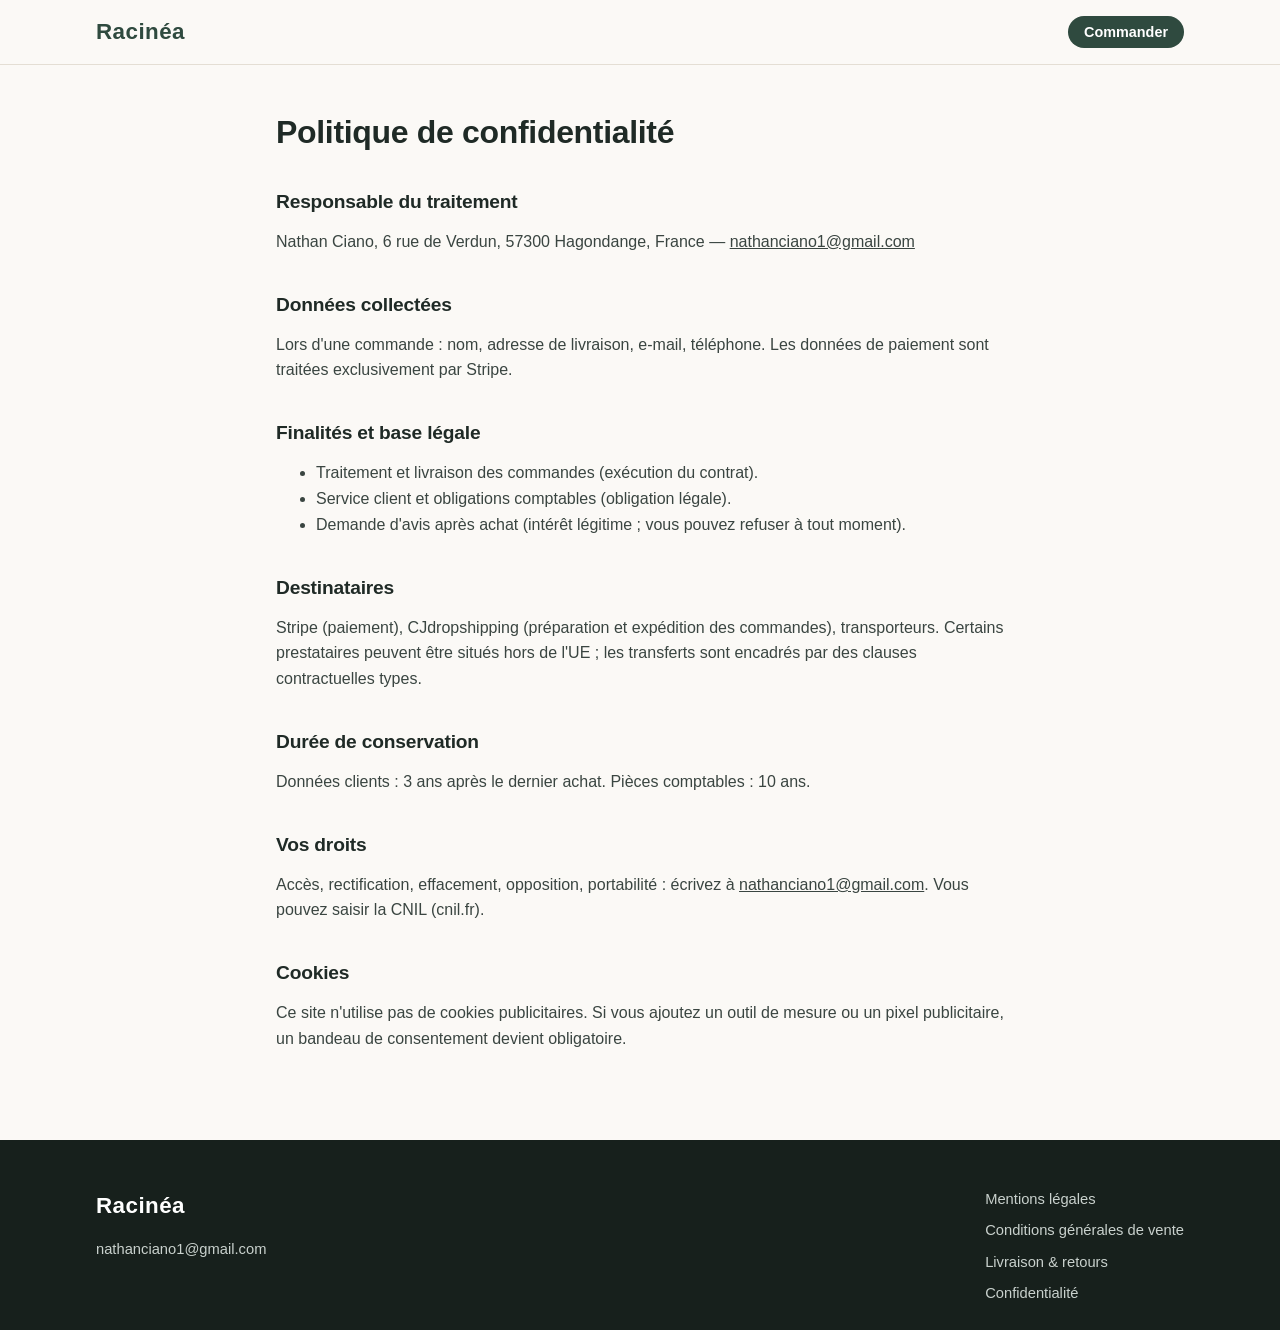
<file: dropshipping-site/site/confidentialite.html>
<!doctype html>
<html lang="fr">
<head>
  <meta charset="utf-8">
  <meta name="viewport" content="width=device-width, initial-scale=1">
  <title>Politique de confidentialité — Racinéa</title>
  <meta name="robots" content="index,follow">
  <link rel="icon" href="assets/favicon.svg" type="image/svg+xml">
  <link rel="stylesheet" href="styles.css">
</head>
<body>
  <header class="header">
    <div class="container header__inner">
      <a href="index.html" class="logo">Racinéa</a>
      <a href="index.html#acheter" class="btn btn--small">Commander</a>
    </div>
  </header>
  <main class="legal">
    <div class="container container--narrow">
<h1>Politique de confidentialité</h1>
<h2>Responsable du traitement</h2>
<p>Nathan Ciano, 6 rue de Verdun, 57300 Hagondange, France — <a data-store-email href="#"></a></p>
<h2>Données collectées</h2>
<p>Lors d'une commande : nom, adresse de livraison, e-mail, téléphone. Les données de paiement sont traitées exclusivement par Stripe.</p>
<h2>Finalités et base légale</h2>
<ul>
  <li>Traitement et livraison des commandes (exécution du contrat).</li>
  <li>Service client et obligations comptables (obligation légale).</li>
  <li>Demande d'avis après achat (intérêt légitime ; vous pouvez refuser à tout moment).</li>
</ul>
<h2>Destinataires</h2>
<p>Stripe (paiement), CJdropshipping (préparation et expédition des commandes), transporteurs. Certains prestataires peuvent être situés hors de l'UE ; les transferts sont encadrés par des clauses contractuelles types.</p>
<h2>Durée de conservation</h2>
<p>Données clients : 3 ans après le dernier achat. Pièces comptables : 10 ans.</p>
<h2>Vos droits</h2>
<p>Accès, rectification, effacement, opposition, portabilité : écrivez à <a data-store-email href="#"></a>. Vous pouvez saisir la CNIL (cnil.fr).</p>
<h2>Cookies</h2>
<p>Ce site n'utilise pas de cookies publicitaires. Si vous ajoutez un outil de mesure ou un pixel publicitaire, un bandeau de consentement devient obligatoire.</p>
    </div>
  </main>
  <footer class="footer">
    <div class="container footer__grid">
      <div><div class="logo logo--light">Racinéa</div><p><a data-store-email href="#"></a></p></div>
      <nav>
        <a href="mentions-legales.html">Mentions légales</a>
        <a href="cgv.html">Conditions générales de vente</a>
        <a href="retours.html">Livraison &amp; retours</a>
        <a href="confidentialite.html">Confidentialité</a>
      </nav>
    </div>
  </footer>
  <script src="config.js"></script>
  <script>
    document.querySelectorAll("[data-store-email]").forEach(function (el) {
      el.textContent = STORE.email; el.href = "mailto:" + STORE.email;
    });
  </script>
</body>
</html>
</file>
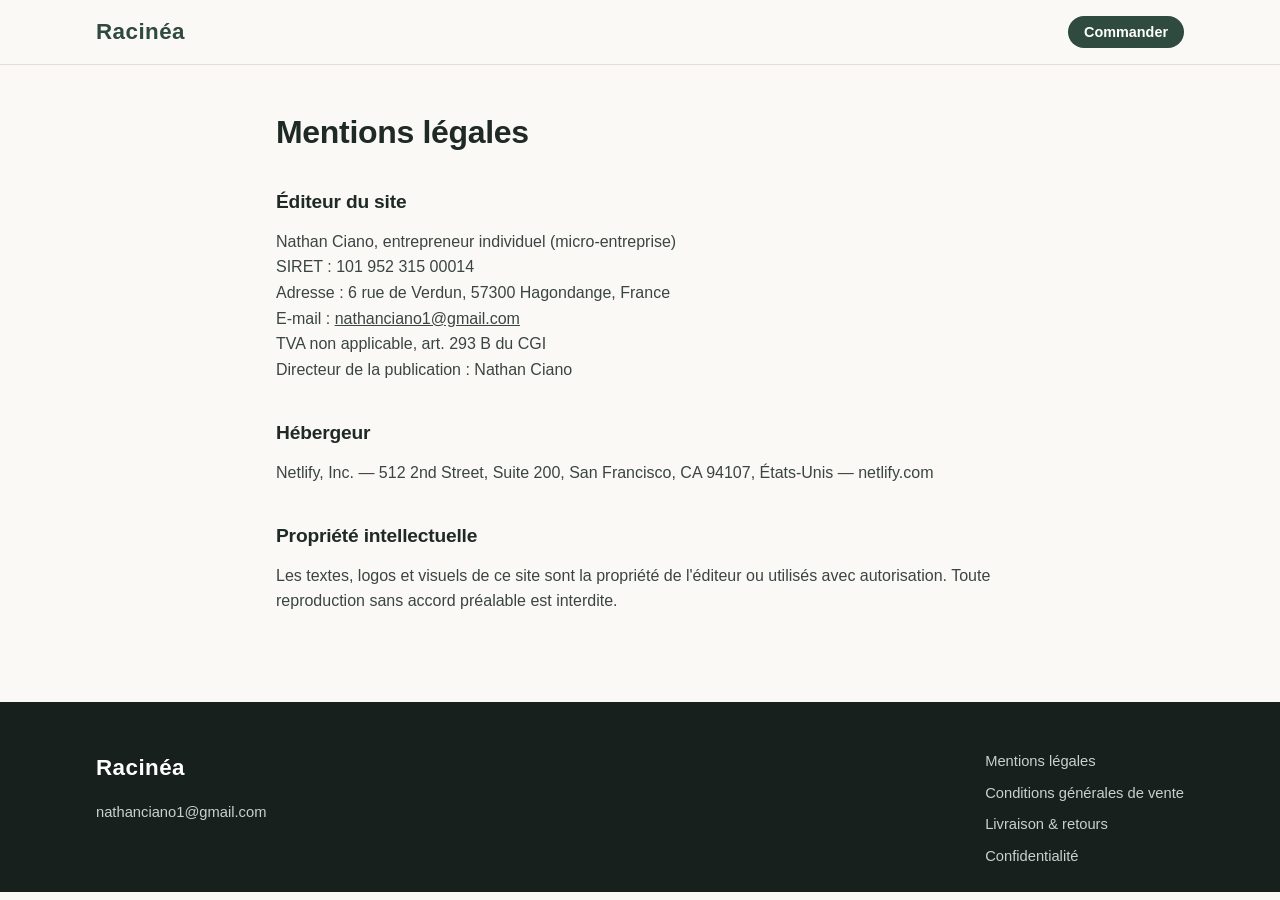
<file: dropshipping-site/site/mentions-legales.html>
<!doctype html>
<html lang="fr">
<head>
  <meta charset="utf-8">
  <meta name="viewport" content="width=device-width, initial-scale=1">
  <title>Mentions légales — Racinéa</title>
  <meta name="robots" content="index,follow">
  <link rel="icon" href="assets/favicon.svg" type="image/svg+xml">
  <link rel="stylesheet" href="styles.css">
</head>
<body>
  <header class="header">
    <div class="container header__inner">
      <a href="index.html" class="logo">Racinéa</a>
      <a href="index.html#acheter" class="btn btn--small">Commander</a>
    </div>
  </header>
  <main class="legal">
    <div class="container container--narrow">
<h1>Mentions légales</h1>
<h2>Éditeur du site</h2>
<p>Nathan Ciano, entrepreneur individuel (micro-entreprise)<br>
SIRET : 101 952 315 00014<br>
Adresse : 6 rue de Verdun, 57300 Hagondange, France<br>
E-mail : <a data-store-email href="#"></a><br>
TVA non applicable, art. 293 B du CGI<br>
Directeur de la publication : Nathan Ciano</p>
<h2>Hébergeur</h2>
<p>Netlify, Inc. — 512 2nd Street, Suite 200, San Francisco, CA 94107, États-Unis — netlify.com</p>
<h2>Propriété intellectuelle</h2>
<p>Les textes, logos et visuels de ce site sont la propriété de l'éditeur ou utilisés avec autorisation. Toute reproduction sans accord préalable est interdite.</p>
    </div>
  </main>
  <footer class="footer">
    <div class="container footer__grid">
      <div><div class="logo logo--light">Racinéa</div><p><a data-store-email href="#"></a></p></div>
      <nav>
        <a href="mentions-legales.html">Mentions légales</a>
        <a href="cgv.html">Conditions générales de vente</a>
        <a href="retours.html">Livraison &amp; retours</a>
        <a href="confidentialite.html">Confidentialité</a>
      </nav>
    </div>
  </footer>
  <script src="config.js"></script>
  <script>
    document.querySelectorAll("[data-store-email]").forEach(function (el) {
      el.textContent = STORE.email; el.href = "mailto:" + STORE.email;
    });
  </script>
</body>
</html>
</file>
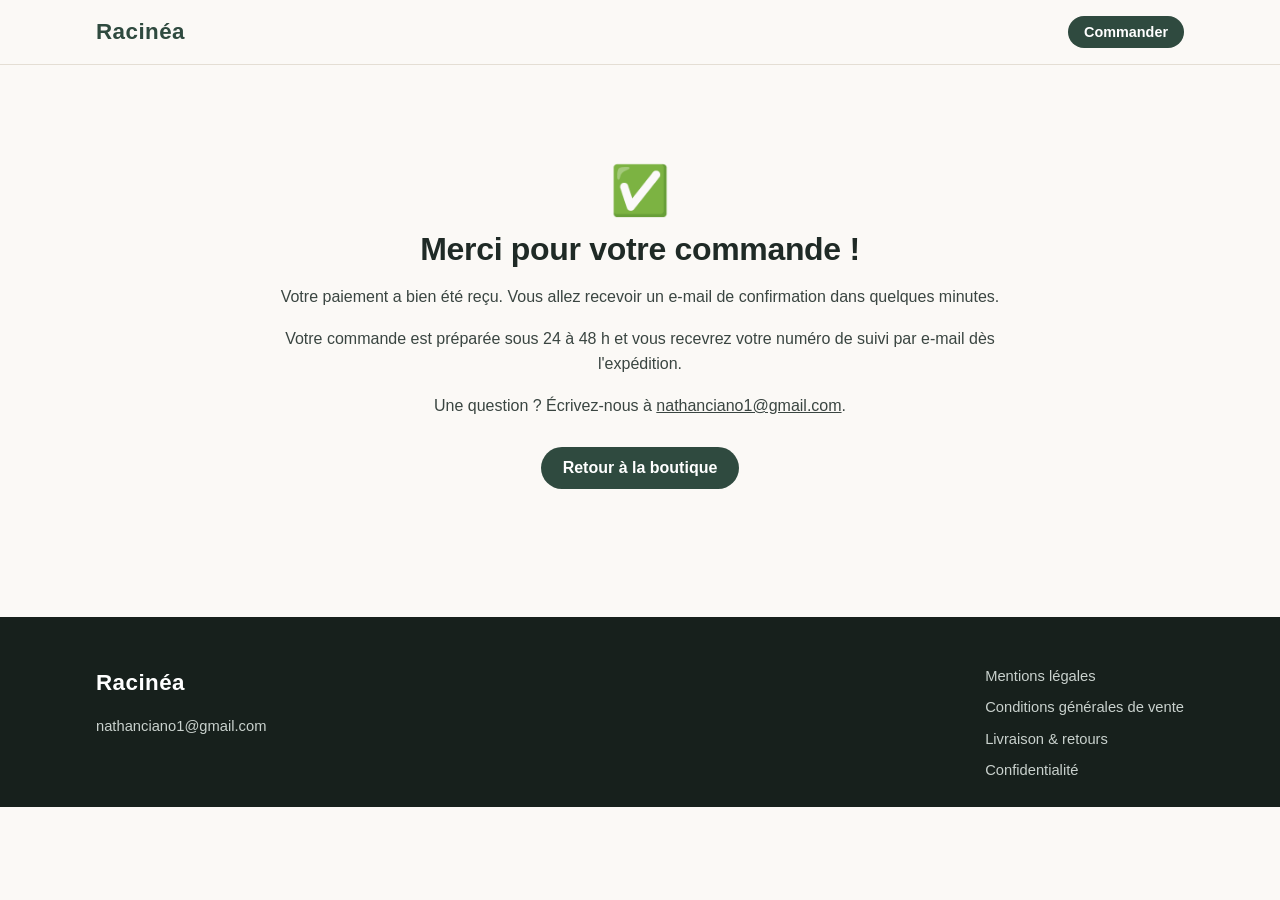
<file: dropshipping-site/site/merci.html>
<!doctype html>
<html lang="fr">
<head>
  <meta charset="utf-8">
  <meta name="viewport" content="width=device-width, initial-scale=1">
  <title>Merci pour votre commande — Racinéa</title>
  <meta name="robots" content="noindex">
  <link rel="icon" href="assets/favicon.svg" type="image/svg+xml">
  <link rel="stylesheet" href="styles.css">
</head>
<body>
  <header class="header">
    <div class="container header__inner">
      <a href="index.html" class="logo">Racinéa</a>
      <a href="index.html#acheter" class="btn btn--small">Commander</a>
    </div>
  </header>
  <main class="legal">
    <div class="container container--narrow">
<div style="text-align:center;padding:40px 0">
  <div style="font-size:3rem">✅</div>
  <h1>Merci pour votre commande !</h1>
  <p>Votre paiement a bien été reçu. Vous allez recevoir un e-mail de confirmation dans quelques minutes.</p>
  <p>Votre commande est préparée sous 24 à 48 h et vous recevrez votre numéro de suivi par e-mail dès l'expédition.</p>
  <p>Une question ? Écrivez-nous à <a data-store-email href="#"></a>.</p>
  <p style="margin-top:28px"><a class="btn" href="index.html">Retour à la boutique</a></p>
</div>
    </div>
  </main>
  <footer class="footer">
    <div class="container footer__grid">
      <div><div class="logo logo--light">Racinéa</div><p><a data-store-email href="#"></a></p></div>
      <nav>
        <a href="mentions-legales.html">Mentions légales</a>
        <a href="cgv.html">Conditions générales de vente</a>
        <a href="retours.html">Livraison &amp; retours</a>
        <a href="confidentialite.html">Confidentialité</a>
      </nav>
    </div>
  </footer>
  <script src="config.js"></script>
  <script>
    document.querySelectorAll("[data-store-email]").forEach(function (el) {
      el.textContent = STORE.email; el.href = "mailto:" + STORE.email;
    });
  </script>
</body>
</html>
</file>
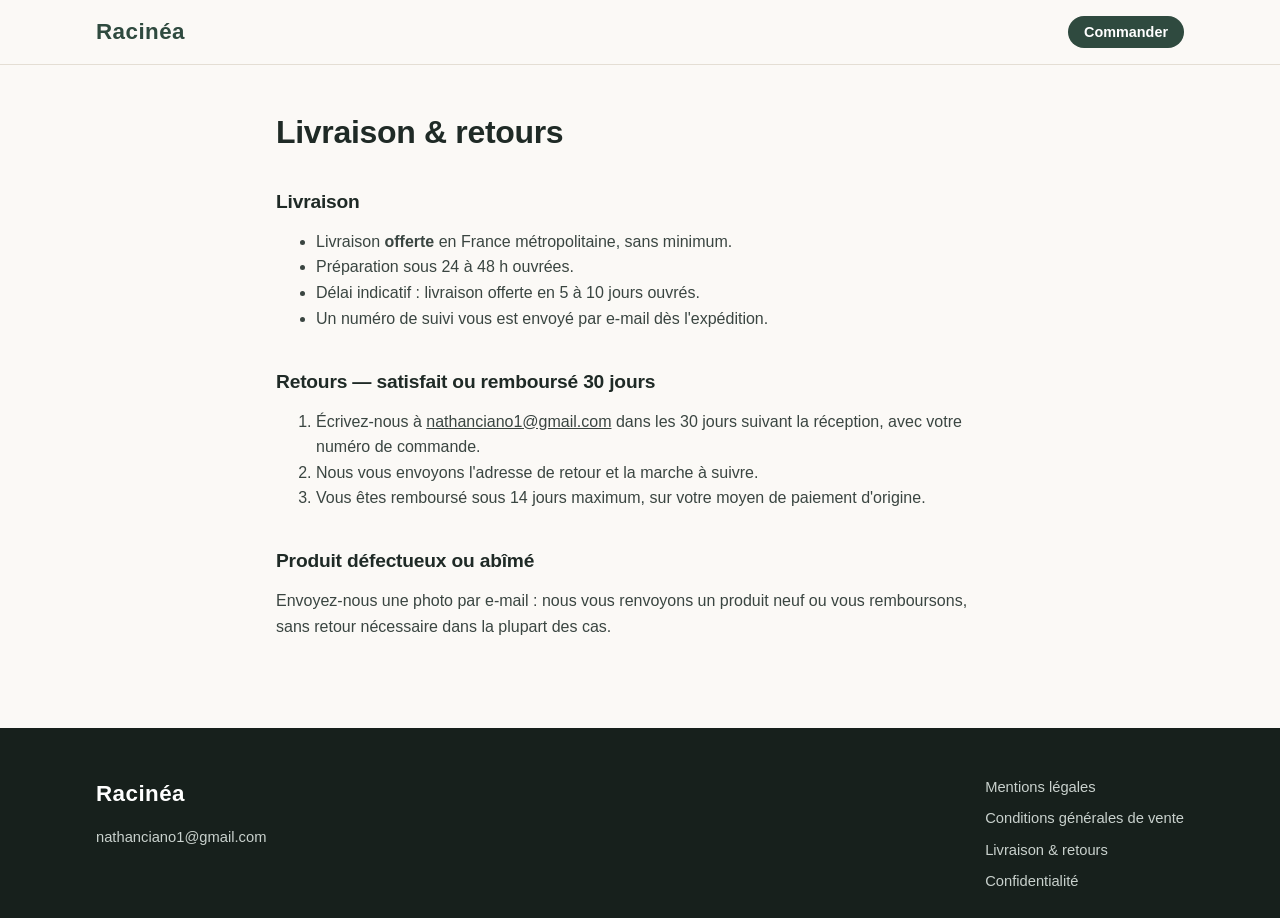
<file: dropshipping-site/site/retours.html>
<!doctype html>
<html lang="fr">
<head>
  <meta charset="utf-8">
  <meta name="viewport" content="width=device-width, initial-scale=1">
  <title>Livraison et retours — Racinéa</title>
  <meta name="robots" content="index,follow">
  <link rel="icon" href="assets/favicon.svg" type="image/svg+xml">
  <link rel="stylesheet" href="styles.css">
</head>
<body>
  <header class="header">
    <div class="container header__inner">
      <a href="index.html" class="logo">Racinéa</a>
      <a href="index.html#acheter" class="btn btn--small">Commander</a>
    </div>
  </header>
  <main class="legal">
    <div class="container container--narrow">
<h1>Livraison &amp; retours</h1>
<h2>Livraison</h2>
<ul>
  <li>Livraison <strong>offerte</strong> en France métropolitaine, sans minimum.</li>
  <li>Préparation sous 24 à 48 h ouvrées.</li>
  <li>Délai indicatif : <span data-delivery></span>.</li>
  <li>Un numéro de suivi vous est envoyé par e-mail dès l'expédition.</li>
</ul>
<h2>Retours — satisfait ou remboursé 30 jours</h2>
<ol>
  <li>Écrivez-nous à <a data-store-email href="#"></a> dans les 30 jours suivant la réception, avec votre numéro de commande.</li>
  <li>Nous vous envoyons l'adresse de retour et la marche à suivre.</li>
  <li>Vous êtes remboursé sous 14 jours maximum, sur votre moyen de paiement d'origine.</li>
</ol>
<h2>Produit défectueux ou abîmé</h2>
<p>Envoyez-nous une photo par e-mail : nous vous renvoyons un produit neuf ou vous remboursons, sans retour nécessaire dans la plupart des cas.</p>
<script>document.addEventListener("DOMContentLoaded",function(){document.querySelectorAll("[data-delivery]").forEach(function(e){e.textContent=STORE.delivery.toLowerCase();});});</script>
    </div>
  </main>
  <footer class="footer">
    <div class="container footer__grid">
      <div><div class="logo logo--light">Racinéa</div><p><a data-store-email href="#"></a></p></div>
      <nav>
        <a href="mentions-legales.html">Mentions légales</a>
        <a href="cgv.html">Conditions générales de vente</a>
        <a href="retours.html">Livraison &amp; retours</a>
        <a href="confidentialite.html">Confidentialité</a>
      </nav>
    </div>
  </footer>
  <script src="config.js"></script>
  <script>
    document.querySelectorAll("[data-store-email]").forEach(function (el) {
      el.textContent = STORE.email; el.href = "mailto:" + STORE.email;
    });
  </script>
</body>
</html>
</file>
<file: dropshipping-site/site/styles.css>
:root {
  --bg: #fbf9f6;
  --surface: #ffffff;
  --alt: #f3efe8;
  --ink: #1f2a26;
  --muted: #5d6a64;
  --line: #e4ded4;
  --brand: #2f4a3f;
  --brand-ink: #ffffff;
  --accent: #e2574c;
  --radius: 14px;
  --shadow: 0 10px 30px rgba(31, 42, 38, .08);
  --font: -apple-system, BlinkMacSystemFont, "Segoe UI", Roboto, "Helvetica Neue", Arial, sans-serif;
}

* { box-sizing: border-box; }
html { scroll-behavior: smooth; }
body {
  margin: 0;
  font-family: var(--font);
  color: var(--ink);
  background: var(--bg);
  line-height: 1.6;
  -webkit-font-smoothing: antialiased;
}
img { max-width: 100%; display: block; }
a { color: inherit; }
h1, h2, h3 { line-height: 1.2; margin: 0 0 .5em; letter-spacing: -.01em; }

.container { width: 100%; max-width: 1120px; margin: 0 auto; padding: 0 16px; }
.container--narrow { max-width: 760px; }
.muted { color: var(--muted); }

/* Bandeau mode test */
.test-banner {
  background: #fff3cd; color: #6b4b12; border-bottom: 1px solid #f2d9a6;
  font-size: .82rem; text-align: center; padding: 6px 16px;
}

/* Bandeau */
.announce {
  background: var(--brand); color: var(--brand-ink);
  font-size: .82rem; text-align: center; padding: 8px 16px;
}

/* Header */
.header {
  position: sticky; top: 0; z-index: 20;
  background: rgba(251, 249, 246, .92);
  backdrop-filter: blur(8px);
  border-bottom: 1px solid var(--line);
}
.header__inner { display: flex; align-items: center; justify-content: space-between; height: 64px; gap: 16px; }
.logo { font-weight: 700; font-size: 1.4rem; text-decoration: none; letter-spacing: .02em; color: var(--brand); }
.logo--light { color: #fff; }
.nav { display: flex; gap: 24px; font-size: .95rem; }
.nav a { text-decoration: none; color: var(--muted); }
.nav a:hover { color: var(--ink); }

/* Boutons */
.btn {
  display: inline-flex; align-items: center; justify-content: center;
  background: var(--brand); color: var(--brand-ink);
  border: 0; border-radius: 999px; padding: 12px 22px;
  font: 600 1rem var(--font); text-decoration: none; cursor: pointer;
  transition: transform .15s ease, box-shadow .15s ease;
}
.btn:hover { transform: translateY(-1px); box-shadow: var(--shadow); }
.btn--small { padding: 8px 16px; font-size: .9rem; }
.btn--big { padding: 16px 28px; font-size: 1.1rem; }
.btn--block { width: 100%; }

/* Hero */
.hero { padding: 40px 0 56px; }
.hero__grid { display: grid; grid-template-columns: 1.05fr 1fr; gap: 48px; align-items: start; }
.gallery__main {
  background: var(--surface); border: 1px solid var(--line);
  border-radius: var(--radius); aspect-ratio: 1; overflow: hidden;
  display: grid; place-items: center;
}
.gallery__main img, .gallery__main video { width: 100%; height: 100%; object-fit: contain; background: var(--surface); }
.gallery__main video { object-fit: cover; }
.gallery__thumbs { display: flex; gap: 10px; margin-top: 12px; }
.thumb {
  width: 72px; height: 72px; padding: 4px; border-radius: 10px; cursor: pointer;
  background: var(--surface); border: 2px solid var(--line);
}
.thumb { position: relative; overflow: hidden; }
.thumb img { width: 100%; height: 100%; object-fit: cover; border-radius: 6px; }
.thumb__play {
  position: absolute; inset: 0; display: grid; place-items: center;
  color: #fff; font-size: 1.2rem; background: rgba(0, 0, 0, .35); border-radius: 6px;
}
.thumb.is-active { border-color: var(--brand); }
.gallery__thumbs { flex-wrap: wrap; }

.buybox h1 { font-size: clamp(1.7rem, 3vw, 2.3rem); }
.lead { font-size: 1.1rem; color: var(--muted); margin: 0 0 16px; }
.rating-line { font-size: .9rem; color: var(--muted); margin-bottom: 8px; }
.stars { color: #e3a008; letter-spacing: 2px; }

.checks { list-style: none; padding: 0; margin: 0 0 20px; }
.checks li { padding-left: 28px; position: relative; margin-bottom: 6px; }
.checks li::before {
  content: "✓"; position: absolute; left: 0; top: 0;
  color: var(--brand); font-weight: 700;
}

/* Offres */
.offers { display: grid; gap: 10px; margin-bottom: 16px; }
.offer {
  position: relative; display: flex; align-items: center; gap: 12px;
  background: var(--surface); border: 2px solid var(--line); border-radius: var(--radius);
  padding: 14px 16px; cursor: pointer; transition: border-color .15s ease;
}
.offer.is-selected { border-color: var(--brand); box-shadow: 0 0 0 3px rgba(47, 74, 63, .1); }
.offer input { accent-color: var(--brand); width: 18px; height: 18px; margin: 0; }
.offer__main { flex: 1; display: flex; flex-direction: column; }
.offer__main small, .offer__price small { color: var(--muted); font-size: .8rem; }
.offer__price { text-align: right; display: flex; flex-direction: column; }
.offer__price strong { font-size: 1.15rem; }
.offer__price em { font-style: normal; font-size: .78rem; color: var(--accent); font-weight: 600; }
.offer__badge {
  position: absolute; top: -10px; right: 14px;
  background: var(--accent); color: #fff; font-size: .72rem; font-weight: 700;
  padding: 2px 10px; border-radius: 999px;
}

[hidden] { display: none !important; }
.buy-msg {
  margin: 10px 0 0; padding: 10px 14px; border-radius: 10px; font-size: .9rem; text-align: center;
  background: #fff6e5; border: 1px solid #f2d9a6; color: #6b4b12;
}
.secure { text-align: center; font-size: .85rem; color: var(--muted); margin: 10px 0 8px; }
.payments { display: flex; flex-wrap: wrap; justify-content: center; gap: 6px; margin-bottom: 20px; }
.payments span {
  font-size: .7rem; font-weight: 700; color: var(--muted);
  border: 1px solid var(--line); border-radius: 6px; padding: 3px 8px; background: var(--surface);
}
.trust { display: grid; gap: 10px; border-top: 1px solid var(--line); padding-top: 16px; }
.trust div { display: flex; gap: 12px; align-items: center; font-size: .92rem; }
.trust strong { width: 24px; text-align: center; }

/* Sections */
.section { padding: 72px 0; }
.section--alt { background: var(--alt); }
.section__title { text-align: center; font-size: clamp(1.5rem, 3vw, 2rem); margin-bottom: 36px; }
.section__title--left { text-align: left; margin-bottom: 8px; }

.cards { display: grid; grid-template-columns: repeat(4, 1fr); gap: 20px; }
.card {
  background: var(--surface); border: 1px solid var(--line);
  border-radius: var(--radius); padding: 24px;
}
.card__icon { font-size: 1.6rem; margin-bottom: 10px; }
.card h3 { font-size: 1.05rem; }
.card p { color: var(--muted); margin: 0; font-size: .95rem; }

.steps { list-style: none; padding: 0; margin: 0; display: grid; grid-template-columns: repeat(3, 1fr); gap: 24px; }
.steps li { text-align: center; padding: 8px; }
.steps span {
  display: inline-grid; place-items: center; width: 44px; height: 44px; border-radius: 50%;
  background: var(--brand); color: #fff; font-weight: 700; margin-bottom: 12px;
}
.steps p { color: var(--muted); margin: 0; }

.specs { display: grid; grid-template-columns: 1fr 1.6fr; gap: 40px; align-items: start; }
.specs table { width: 100%; border-collapse: collapse; background: var(--surface); border-radius: var(--radius); overflow: hidden; border: 1px solid var(--line); }
.specs th, .specs td { text-align: left; padding: 14px 18px; border-bottom: 1px solid var(--line); vertical-align: top; }
.specs tr:last-child th, .specs tr:last-child td { border-bottom: 0; }
.specs th { width: 40%; font-weight: 600; }
.specs td { color: var(--muted); }

/* Avis */
.reviews-empty {
  max-width: 640px; margin: 0 auto; text-align: center;
  background: var(--surface); border: 1px dashed var(--line); border-radius: var(--radius); padding: 28px;
}
.reviews-empty p { margin: 0 0 8px; color: var(--muted); }
.reviews-empty strong { color: var(--ink); }
.reviews-summary { text-align: center; margin: -16px 0 28px; }
.reviews-grid { display: grid; grid-template-columns: repeat(3, 1fr); gap: 20px; }
.review { background: var(--surface); border: 1px solid var(--line); border-radius: var(--radius); padding: 22px; }
.review p { margin: 8px 0 14px; }
.review footer { font-size: .88rem; color: var(--muted); }
.verified { color: var(--brand); font-weight: 600; }

/* Garantie */
.guarantee { display: flex; gap: 32px; align-items: center; max-width: 820px; }
.guarantee__seal {
  flex: none; width: 120px; height: 120px; border-radius: 50%;
  border: 3px solid var(--brand); color: var(--brand);
  display: flex; flex-direction: column; align-items: center; justify-content: center;
  font-size: 2.4rem; font-weight: 800; line-height: 1;
}
.guarantee__seal small { font-size: .85rem; font-weight: 600; margin-top: 4px; }
.guarantee p { color: var(--muted); margin: 0; }

/* FAQ */
details {
  background: var(--surface); border: 1px solid var(--line); border-radius: var(--radius);
  padding: 0 20px; margin-bottom: 10px;
}
summary { cursor: pointer; padding: 16px 0; font-weight: 600; list-style: none; position: relative; padding-right: 28px; }
summary::-webkit-details-marker { display: none; }
summary::after { content: "+"; position: absolute; right: 0; top: 14px; font-size: 1.3rem; color: var(--muted); }
details[open] summary::after { content: "–"; }
details p { margin: 0 0 16px; color: var(--muted); }

.final-cta { text-align: center; background: var(--brand); color: #fff; }
.final-cta .btn { background: #fff; color: var(--brand); }

/* Footer */
.footer { background: #17201c; color: #c9d1cd; padding: 48px 0 24px; font-size: .92rem; }
.footer__grid { display: flex; justify-content: space-between; gap: 32px; flex-wrap: wrap; }
.footer nav { display: flex; flex-direction: column; gap: 8px; }
.footer a { color: #c9d1cd; text-decoration: none; }
.footer a:hover { color: #fff; }
.footer__copy { text-align: center; margin: 32px 0 0; font-size: .8rem; color: #8a958f; }

/* Barre collante mobile */
.sticky-buy {
  position: fixed; left: 0; right: 0; bottom: 0; z-index: 30;
  display: none; align-items: center; justify-content: space-between; gap: 12px;
  padding: 10px 16px; background: var(--surface); border-top: 1px solid var(--line);
  box-shadow: 0 -6px 20px rgba(0, 0, 0, .06);
  transform: translateY(100%); transition: transform .2s ease;
}
.sticky-buy div { display: flex; flex-direction: column; font-size: .9rem; }
.sticky-buy small { color: var(--muted); }
.sticky-buy.is-visible { transform: translateY(0); }

/* Pages légales */
.legal { padding: 48px 0 72px; }
.legal h1 { font-size: 2rem; }
.legal h2 { font-size: 1.2rem; margin-top: 2em; }
.legal p, .legal li { color: #3a4541; }
.legal .note {
  background: #fff6e5; border: 1px solid #f2d9a6; border-radius: 10px; padding: 12px 16px; font-size: .9rem;
}

/* Responsive */
@media (max-width: 900px) {
  .hero__grid, .specs { grid-template-columns: 1fr; gap: 28px; }
  .cards { grid-template-columns: repeat(2, 1fr); }
  .reviews-grid { grid-template-columns: 1fr; }
}
@media (max-width: 640px) {
  .nav { display: none; }
  .hero { padding-top: 20px; }
  .section { padding: 52px 0; }
  .cards, .steps { grid-template-columns: 1fr; }
  .guarantee { flex-direction: column; text-align: center; }
  .sticky-buy { display: flex; }
  .thumb { width: 58px; height: 58px; }
  .gallery__thumbs { gap: 8px; }
  body { padding-bottom: 70px; }
}
</file>
